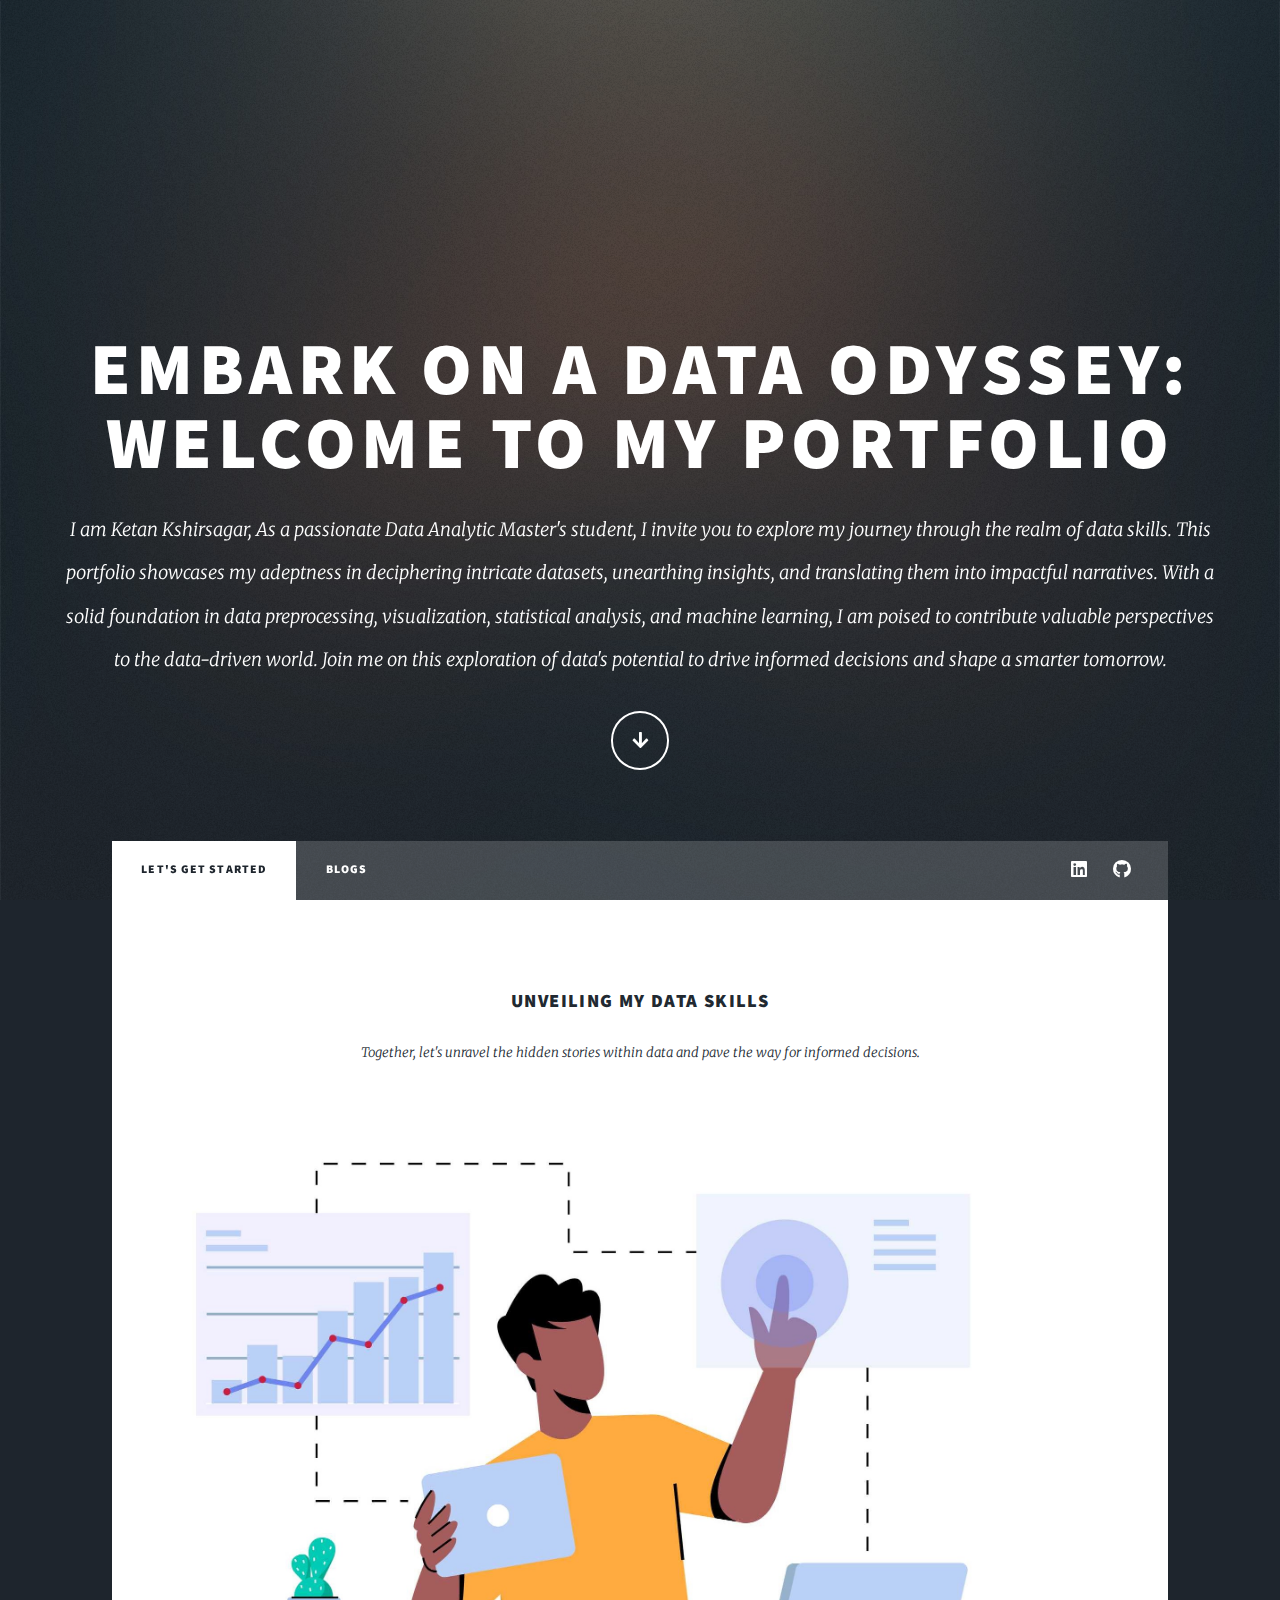
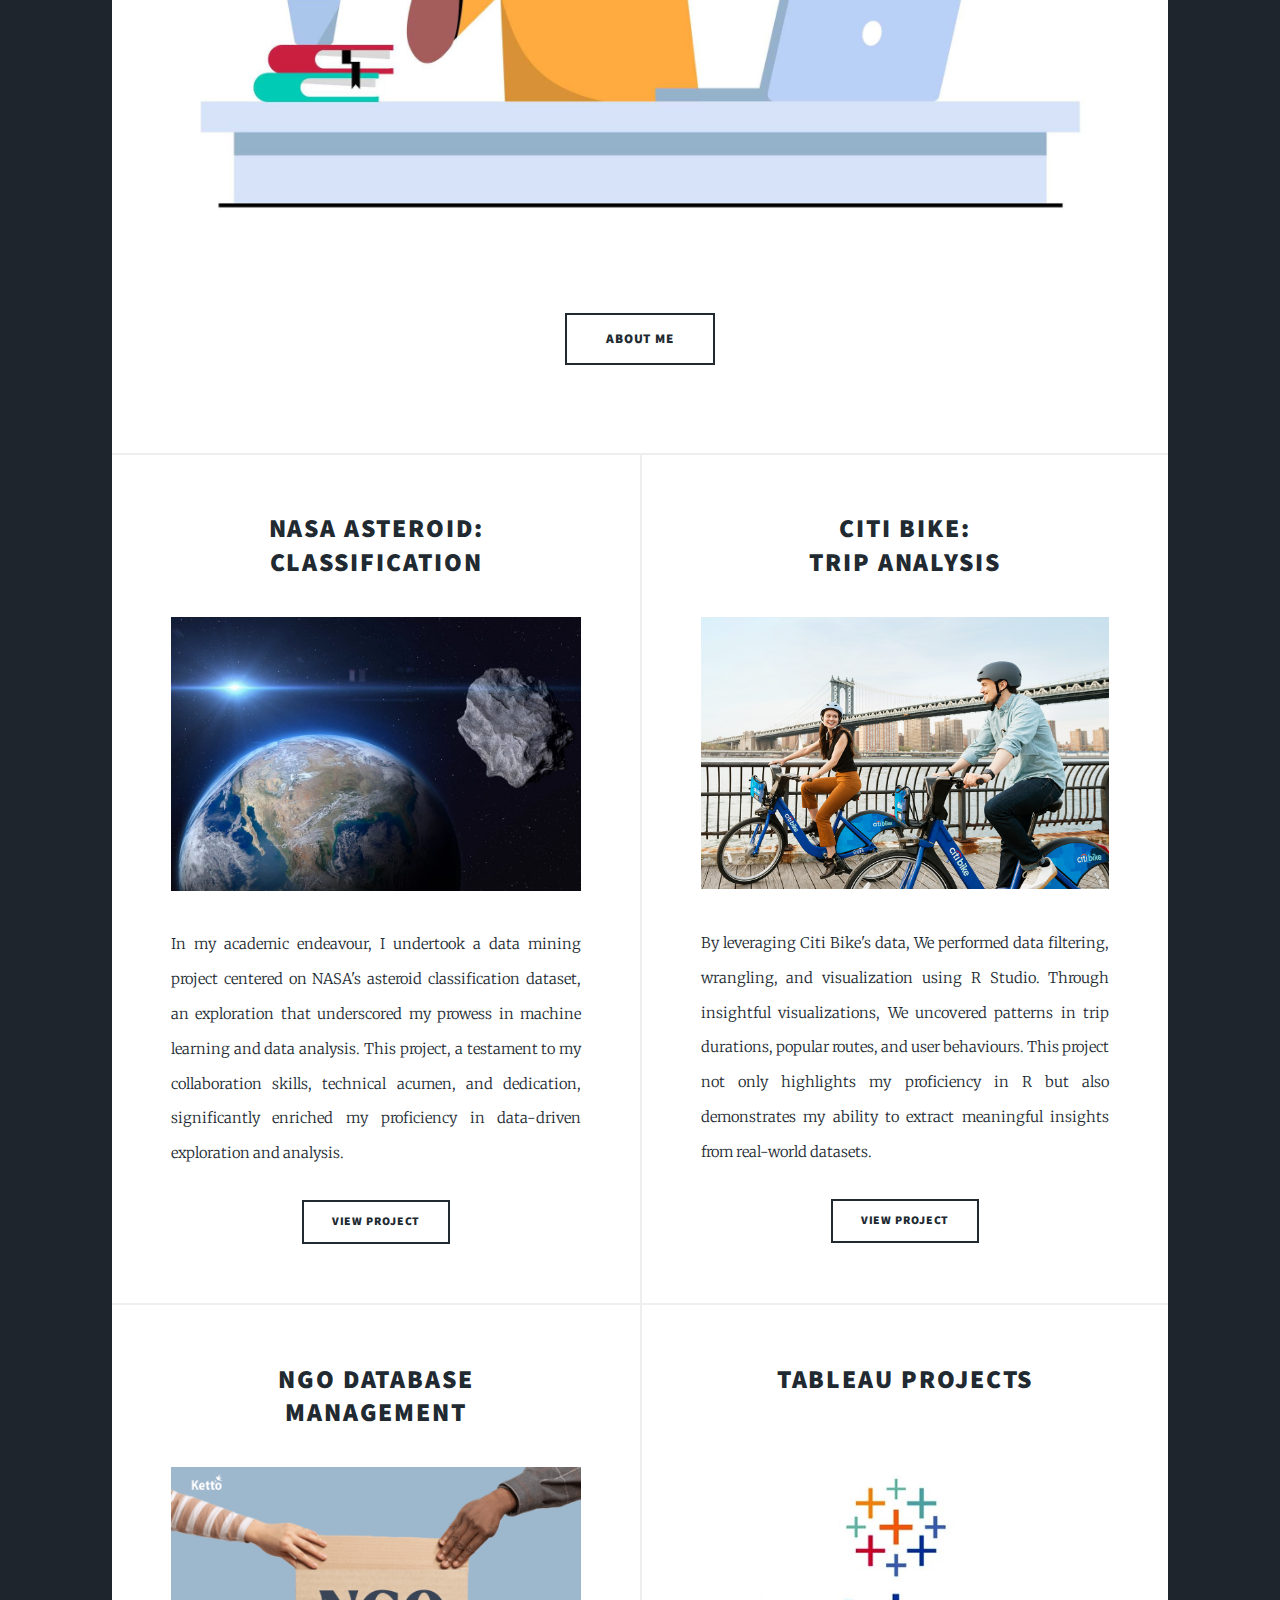
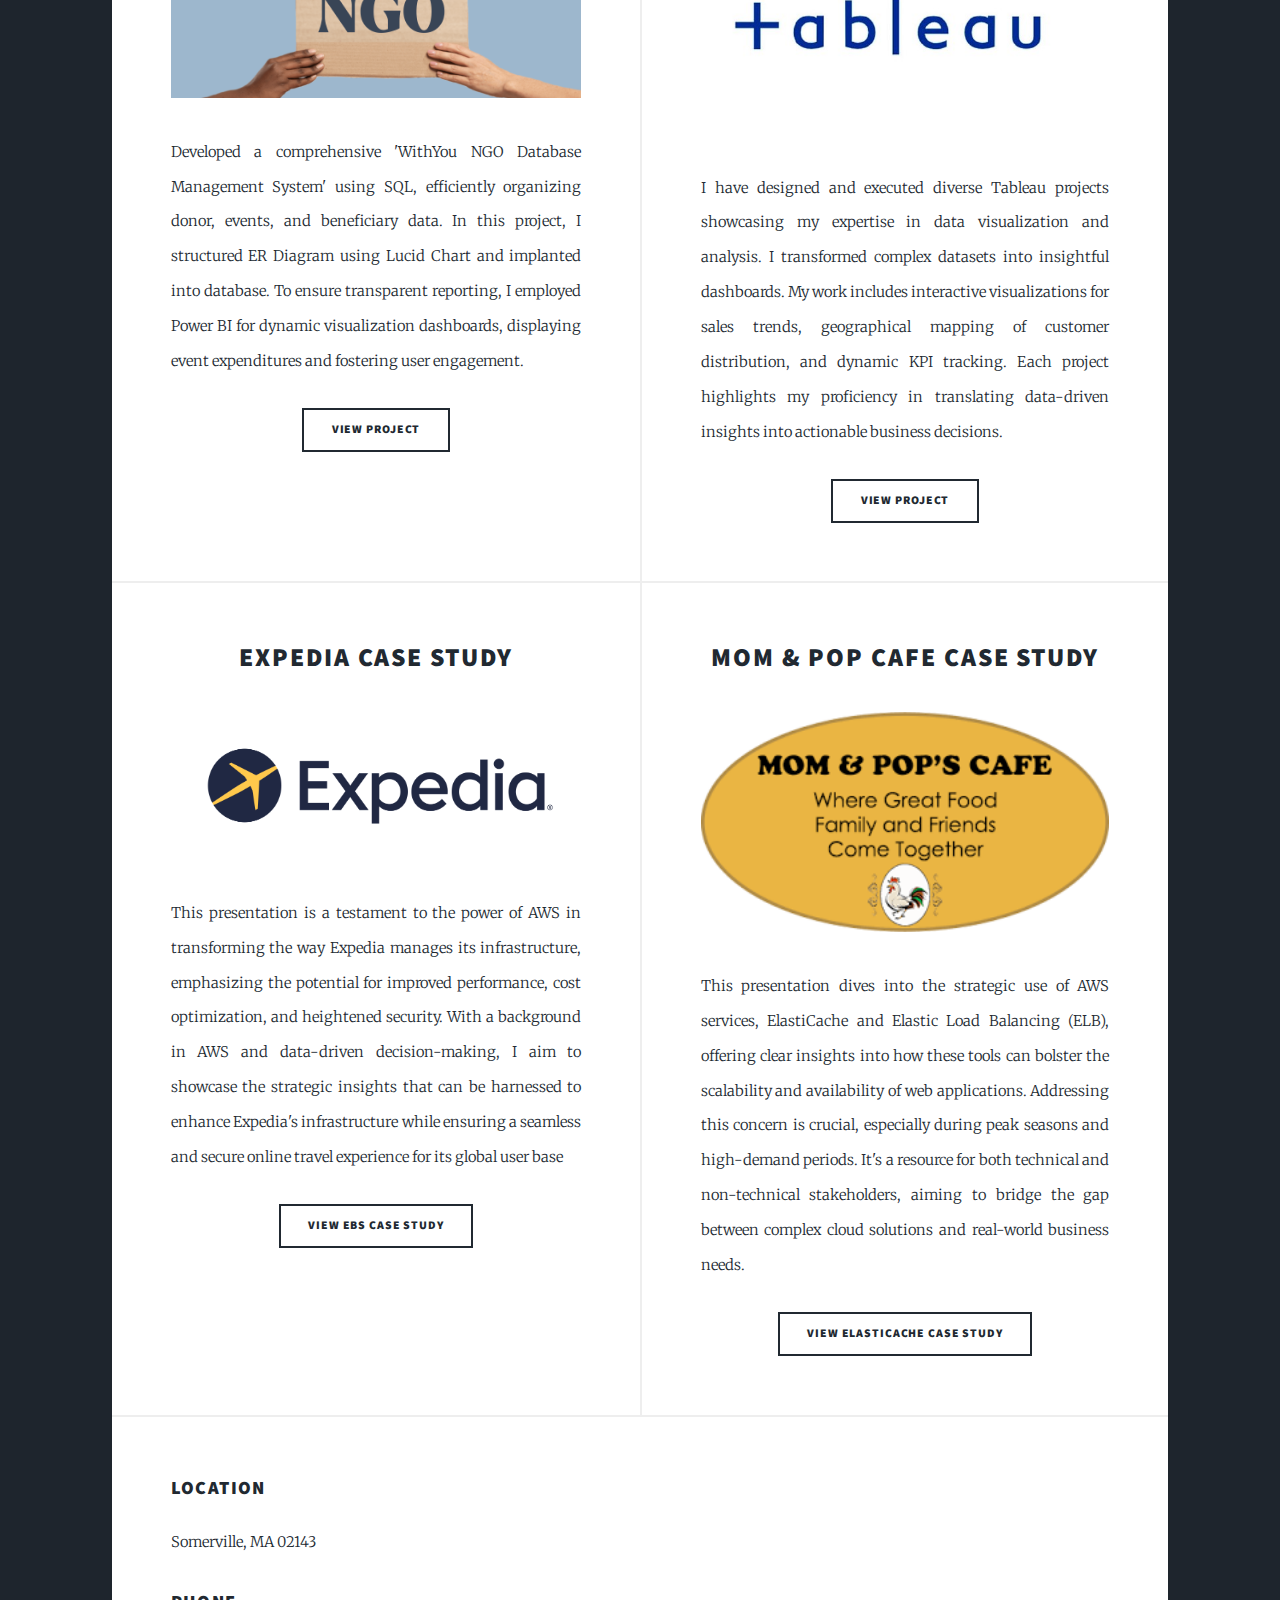
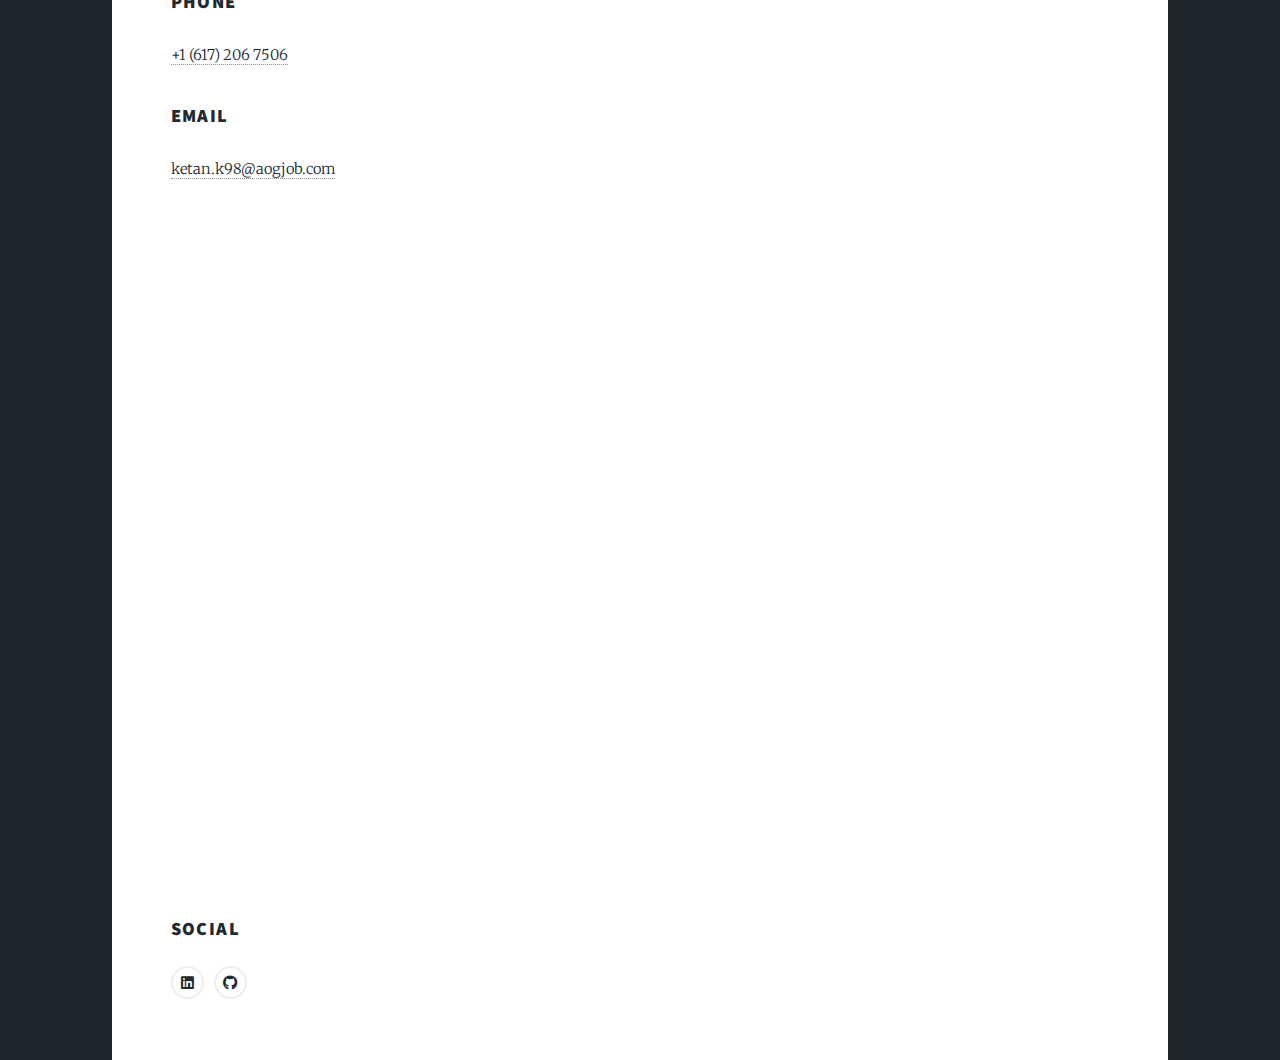
<file: index.html>
<!DOCTYPE HTML>
<!--
	Massively by HTML5 UP
	html5up.net | @ajlkn
	Free for personal and commercial use under the CCA 3.0 license (html5up.net/license)
-->
<html>
	<head>
		<title>Ketan Kshirsagar Portfolio</title>
		<meta charset="utf-8" />
		<meta name="viewport" content="width=device-width, initial-scale=1, user-scalable=no" />
		<link rel="stylesheet" href="assets/css/main.css" />
		<noscript><link rel="stylesheet" href="assets/css/noscript.css" /></noscript>
	</head>
	<body class="is-preload">

		<!-- Wrapper -->
			<div id="wrapper" class="fade-in">

				<!-- Intro -->
					<div id="intro">
						<h1>Embark on a Data Odyssey:<br />
						Welcome to my Portfolio</h1>
						<p>I am Ketan Kshirsagar, As a passionate Data Analytic Master's student, I invite you to explore my journey through the realm of data skills. This portfolio showcases my adeptness in deciphering intricate datasets, unearthing insights, and translating them into impactful narratives. With a solid foundation in data preprocessing, visualization, statistical analysis, and machine learning, I am poised to contribute valuable perspectives to the data-driven world. Join me on this exploration of data's potential to drive informed decisions and shape a smarter tomorrow.</p>
						<ul class="actions">
							<li><a href="#header" class="button icon solid solo fa-arrow-down scrolly">Continue</a></li>
						</ul>
					</div>

				<!-- Header -->
					<header id="header">
						<a class="logo">Insightfolio</a>
					</header>

				<!-- Nav -->
					<nav id="nav">
						<ul class="links">
							<li class="active"><a>Let's get started</a></li>
							<li><a href="generic.html">Blogs</a></li>
							
						</ul>
						<ul class="icons">
							<li><a href="https://www.linkedin.com/in/ketan-ksagar/" class="icon brands alt fa-linkedin"><span class="label">LinkedIn</span></a></li>
							<li><a href="https://github.com/ketanksagar" class="icon brands alt fa-github"><span class="label">GitHub</span></a></li>
						</ul>
					</nav>

				<!-- Main -->
					<div id="main">

						<!-- Featured Post -->
							<article class="post featured">
								<header class="major">
									
									<h3><a>Unveiling my Data Skills<br />
									</a></h3>
									<p>Together, let's unravel the hidden stories within data and pave the way for informed decisions.</p>
								</header>
								<a href="https://ketanksagar.github.io/Aboutme/" class="image main"><img src="images/mmypic.jpg" alt="" /></a>
								<ul class="actions special">
									<li><a href="https://ketanksagar.github.io/Aboutme/" class="button large">About me</a></li>
								</ul>
							</article>

						<!-- Posts -->
							<section class="posts">
								<article>
									<header>
										
										<h2><a href="https://github.com/ketanksagar/NASA_Asteroid_Data_Mining">NASA Asteroid:<br />
										Classification</a></h2>
									</header>
									<a href="https://github.com/ketanksagar/NASA_Asteroid_Data_Mining" class="image fit"><img src="images/asteroid.jpg" alt="" /></a>
									<p>In my academic endeavour, I undertook a data mining project centered on NASA's asteroid classification dataset, an exploration that underscored my prowess in machine learning and data analysis. This project, a testament to my collaboration skills, technical acumen, and dedication, significantly enriched my proficiency in data-driven exploration and analysis.</p>
									<ul class="actions special">
										<li><a href="https://github.com/ketanksagar/NASA_Asteroid_Data_Mining" class="button">View Project</a></li>
									</ul>
								</article>
								<article>
									<header>
										
										<h2><a href="https://github.com/ketanksagar/Citi_bikes_Analysis">Citi Bike:<br />
										Trip Analysis</a></h2>
									</header>
									<a href="https://github.com/ketanksagar/Citi_bikes_Analysis" class="image fit"><img src="images/citibike.png" alt="" /></a>
									<p>By leveraging Citi Bike's data, We performed data filtering, wrangling, and visualization using R Studio. Through insightful visualizations, We uncovered patterns in trip durations, popular routes, and user behaviours. This project not only highlights my proficiency in R but also demonstrates my ability to extract meaningful insights from real-world datasets.</p>
									<ul class="actions special">
										<li><a href="https://github.com/ketanksagar/Citi_bikes_Analysis" class="button">View Project</a></li>
									</ul>
								</article>
								<article>
									<header>
										
										<h2><a href="https://github.com/ketanksagar/dmddproject">NGO Database<br />
										Management</a></h2>
									</header>
									<a href="https://github.com/ketanksagar/dmddproject" class="image fit"><img src="images/nngo.png" alt="" /></a>
									<p>Developed a comprehensive 'WithYou NGO Database Management System' using SQL, efficiently organizing donor, events, and beneficiary data. In this project, I structured ER Diagram using Lucid Chart and implanted into database. To ensure transparent reporting, I employed Power BI for dynamic visualization dashboards, displaying event expenditures and fostering user engagement.</p>
									<ul class="actions special">
										<li><a href="https://github.com/ketanksagar/dmddproject" class="button">View Project</a></li>
									</ul>
								</article>
								<article>
									<header>
										
										<h2><a href="https://public.tableau.com/app/profile/ketan.narayan.kshirsagar">Tableau Projects<br />
										</a></h2>
									</header>
									<a href="https://public.tableau.com/app/profile/ketan.narayan.kshirsagar" class="image fit"><img src="images/ttableau.jpg" alt="" /></a>
									<p>I have designed and executed diverse Tableau projects showcasing my expertise in data visualization and analysis. I transformed complex datasets into insightful dashboards. My work includes interactive visualizations for sales trends, geographical mapping of customer distribution, and dynamic KPI tracking. Each project highlights my proficiency in translating data-driven insights into actionable business decisions.</p>
									<ul class="actions special">
										<li><a href="https://public.tableau.com/app/profile/ketan.narayan.kshirsagar" class="button">View Project</a></li>
									</ul>
								</article>
								<article>
									<header>
										
										<h2><a href="https://github.com/ketanksagar/AWS_EBS_Suggest_usecase">Expedia Case study<br />
										</a></h2>
									</header>
									<a href="https://github.com/ketanksagar/AWS_EBS_Suggest_usecase" class="image fit"><img src="images\expedia.png" alt="" /></a>
									<p>This presentation is a testament to the power of AWS in transforming the way Expedia manages its infrastructure, emphasizing the potential for improved performance, cost optimization, and heightened security. With a background in AWS and data-driven decision-making, I aim to showcase the strategic insights that can be harnessed to enhance Expedia's infrastructure while ensuring a seamless and secure online travel experience for its global user base</p>
									<ul class="actions special">
										<li><a href="https://github.com/ketanksagar/AWS_EBS_Suggest_usecase" class="button">View EBS Case study</a></li>
										
									</ul>
								</article>
								<article>
									<header>
										
										<h2><a href="https://github.com/ketanksagar/AWS_ElastiCache_ELB_usecase">Mom & Pop Cafe Case study<br />
										</a></h2>
									</header>
									<a href="https://github.com/ketanksagar/AWS_ElastiCache_ELB_usecase" class="image fit"><img src="images\mom and cafe.png" alt="" /></a>
									<p>This presentation dives into the strategic use of AWS services, ElastiCache and Elastic Load Balancing (ELB), offering clear insights into how these tools can bolster the scalability and availability of web applications. Addressing this concern is crucial, especially during peak seasons and high-demand periods. It's a resource for both technical and non-technical stakeholders, aiming to bridge the gap between complex cloud solutions and real-world business needs.</p>
									<ul class="actions special">
										<li><a href="https://github.com/ketanksagar/AWS_ElastiCache_ELB_usecase" class="button">View ElastiCache Case study</a></li>
									</ul>
								</article>
								
							</section>


				<!-- Footer -->
					
						<section class="split contact">
							<section class="alt">
								<h3>Location</h3>
								<p>Somerville, MA 02143</p>
							</section>
							<section>
								<h3>Phone</h3>
								<p><a href="tel:+16172067506">+1 (617) 206 7506</a></p>
							</section>
							<section>
								<h3>Email</h3>
								<p><a href="mailto: kshirsagar.k@northeastern.edu">ketan.k98@aogjob.com</a></p>
							</section>
							<!-- Calendly inline widget begin -->
<div class="calendly-inline-widget" data-url="https://calendly.com/kshirsagar-k-northeastern/availability" style="min-width:320px;height:700px;"></div>
<script type="text/javascript" src="https://assets.calendly.com/assets/external/widget.js" async></script>
<!-- Calendly inline widget end -->
							<section>
								<h3>Social</h3>
								<ul class="icons alt">
									
									<li><a href="https://www.linkedin.com/in/ketan-ksagar/" class="icon brands alt fa-linkedin"><span class="label">LinkedIn</span></a></li>
									<li><a href="https://github.com/ketanksagar" class="icon brands alt fa-github"><span class="label">GitHub</span></a></li>
								</ul>
							</section>
						</section>
					</footer>

				

			</div>

		<!-- Scripts -->
			<script src="assets/js/jquery.min.js"></script>
			<script src="assets/js/jquery.scrollex.min.js"></script>
			<script src="assets/js/jquery.scrolly.min.js"></script>
			<script src="assets/js/browser.min.js"></script>
			<script src="assets/js/breakpoints.min.js"></script>
			<script src="assets/js/util.js"></script>
			<script src="assets/js/main.js"></script>

	</body>
</html>
</file>
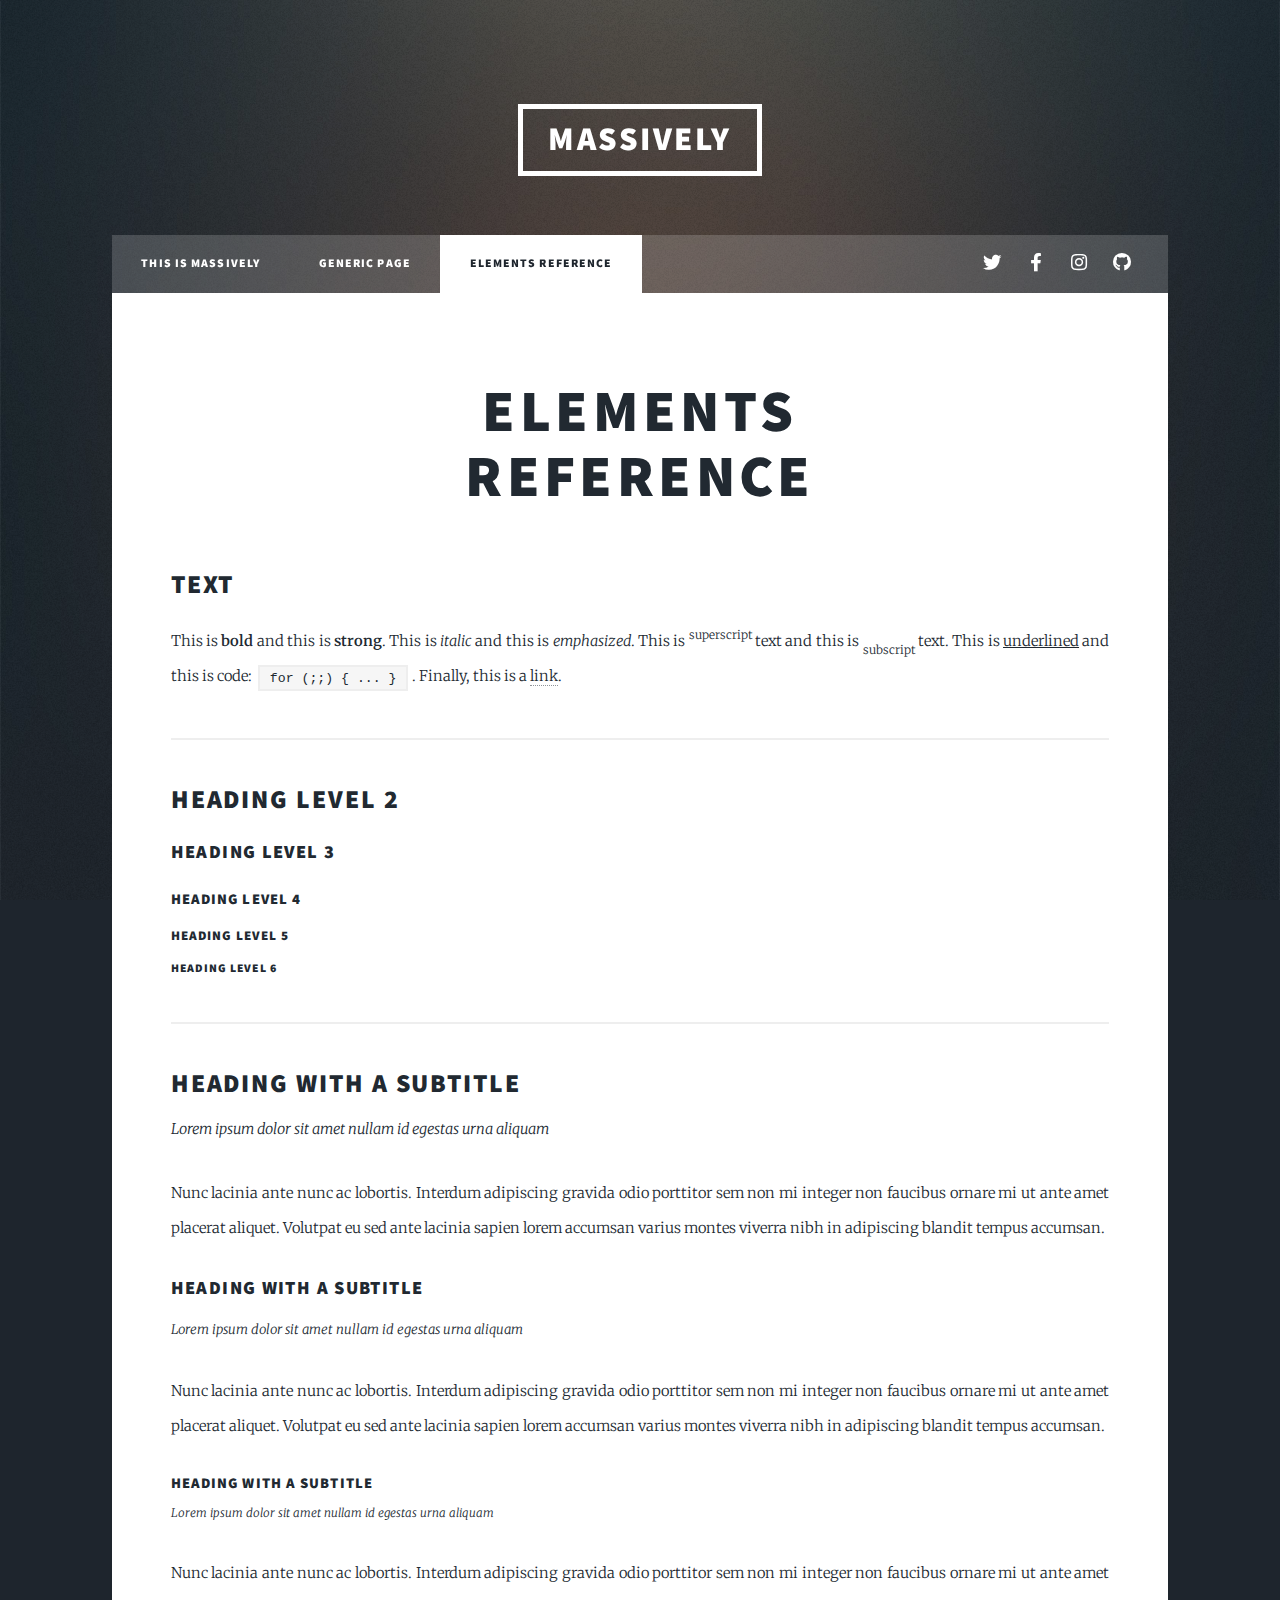
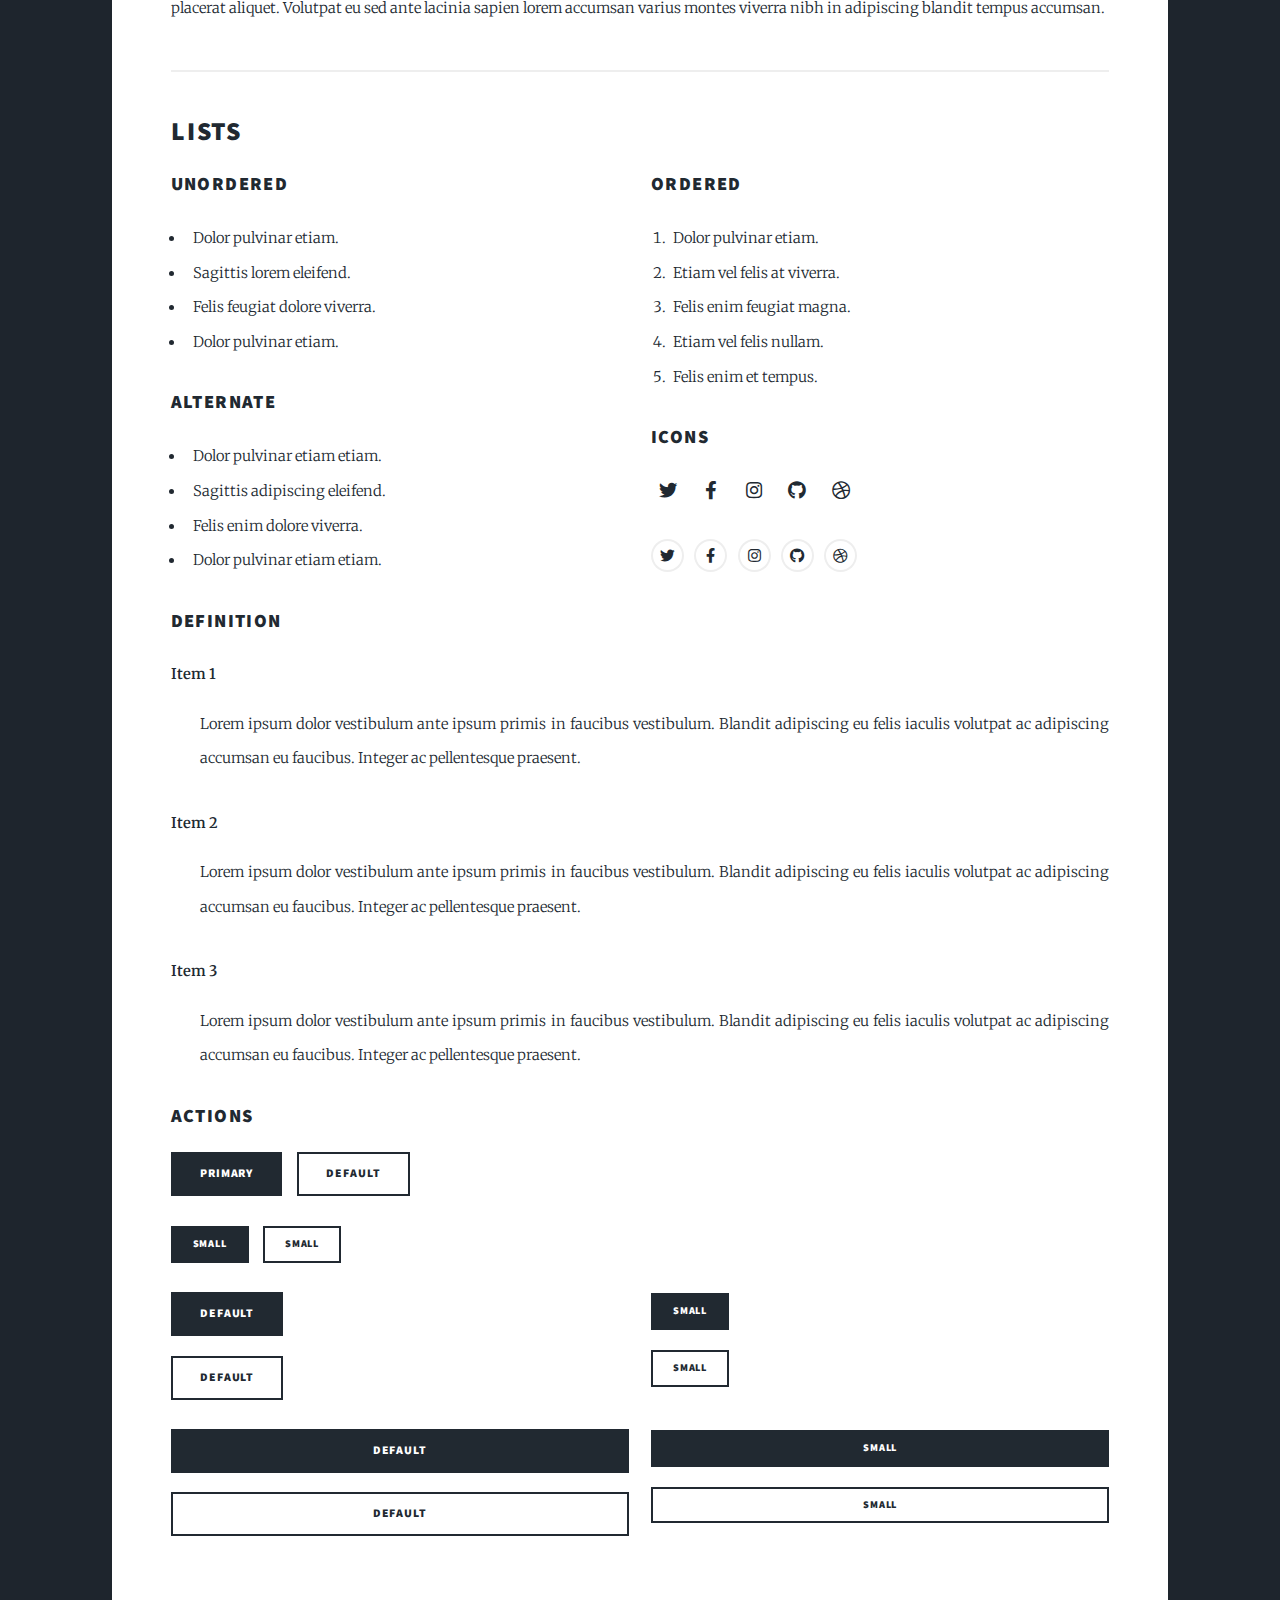
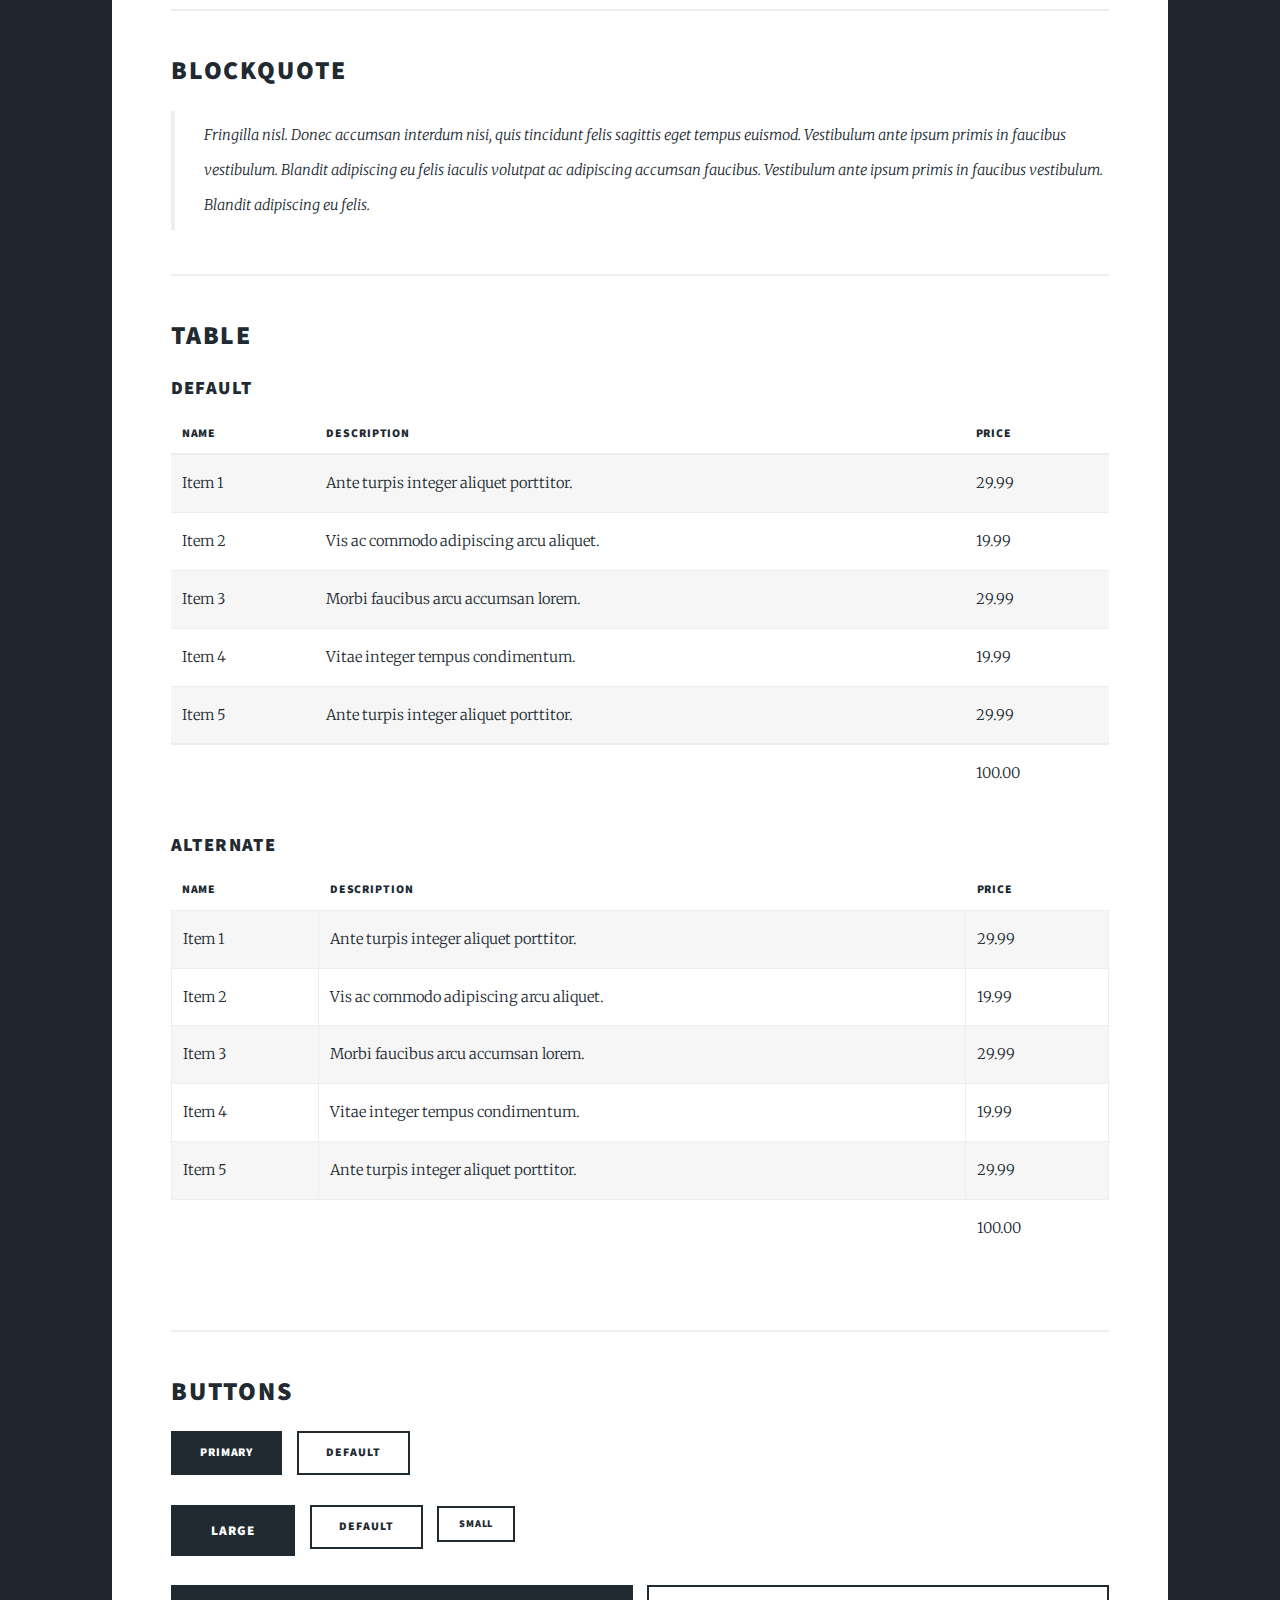
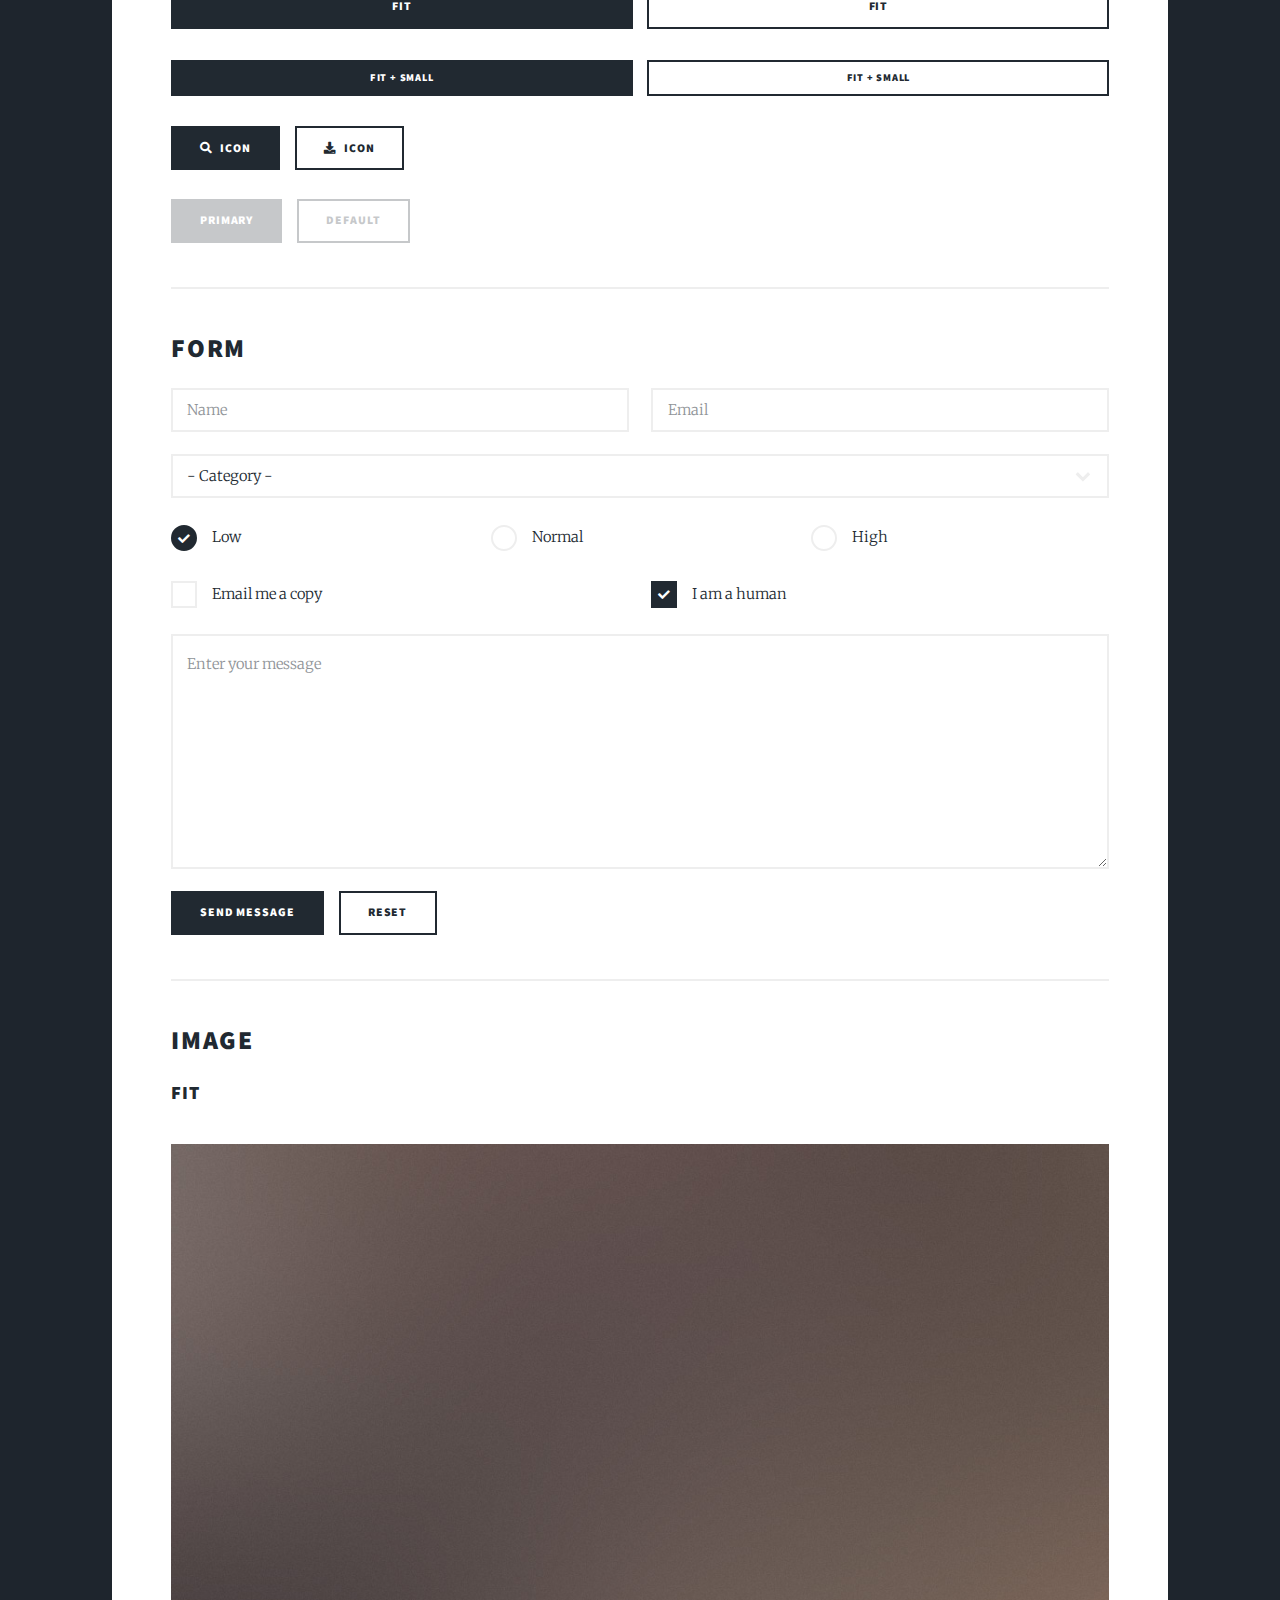
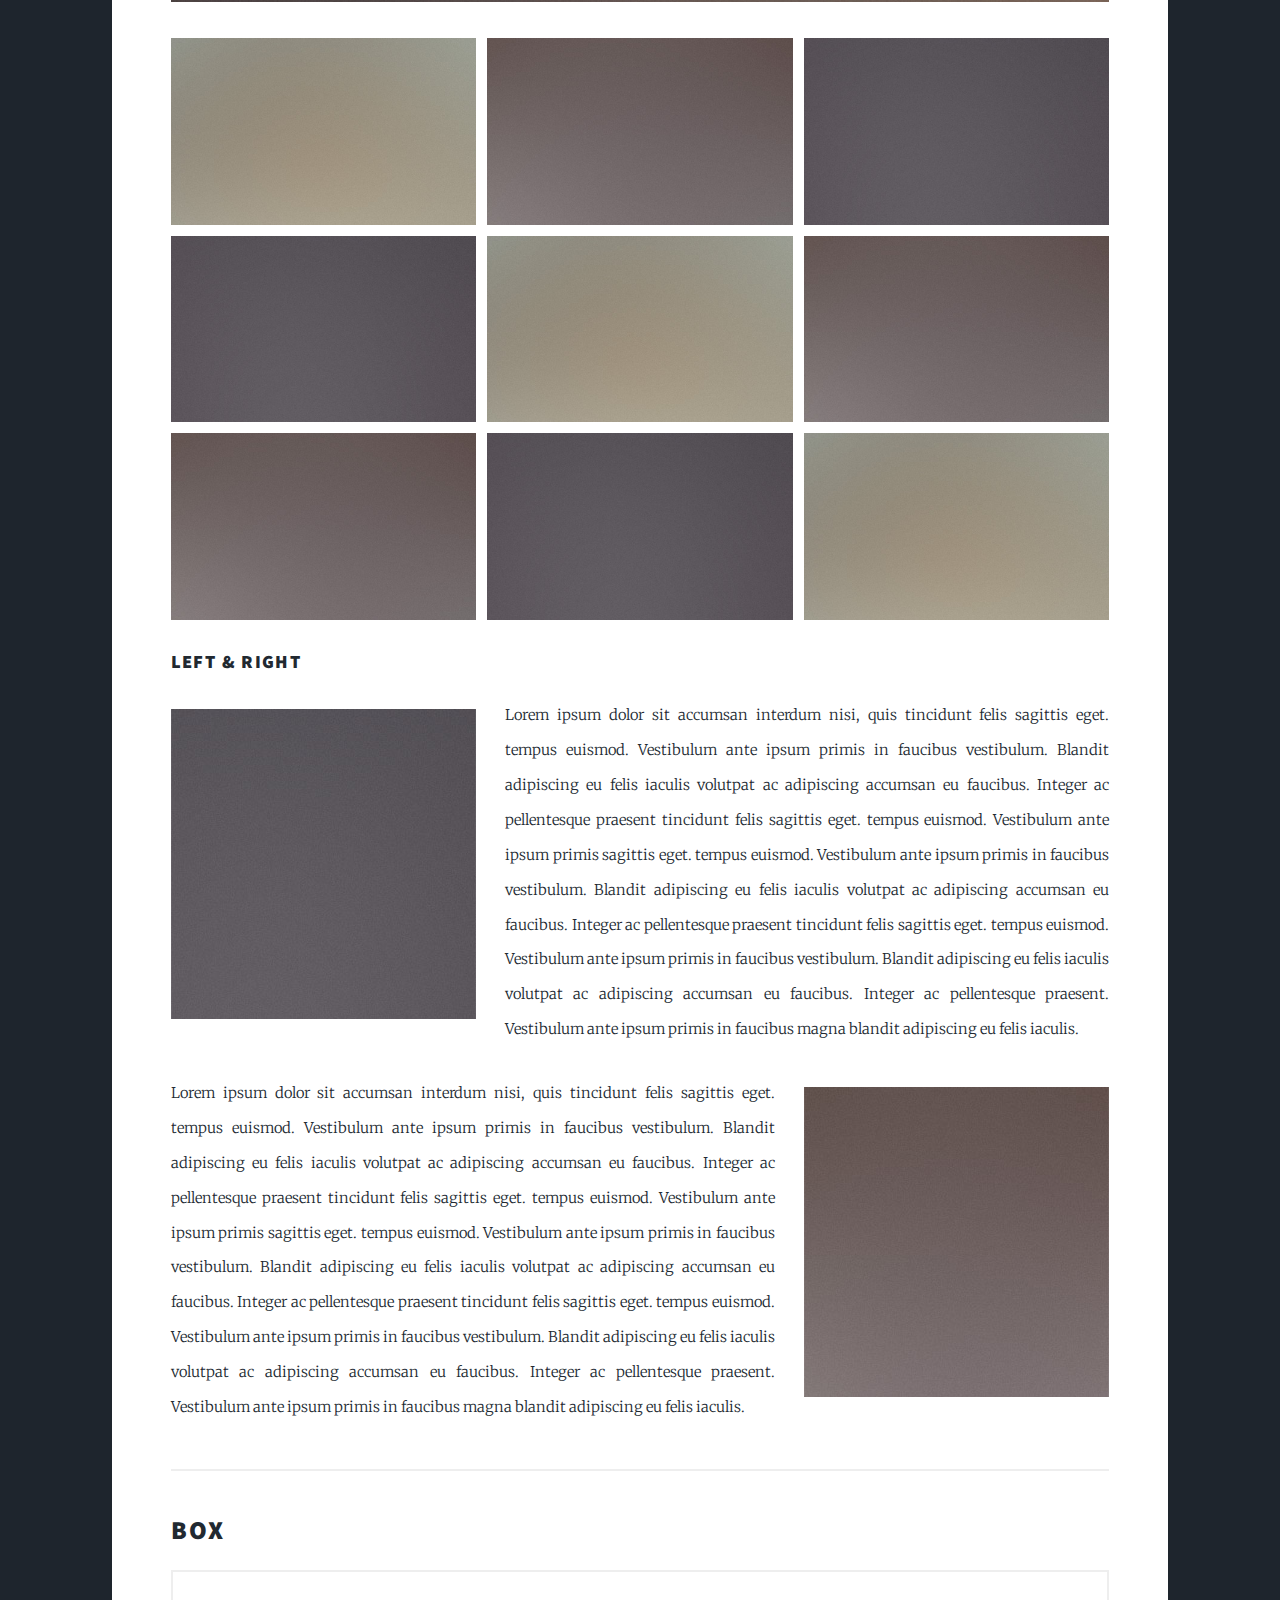
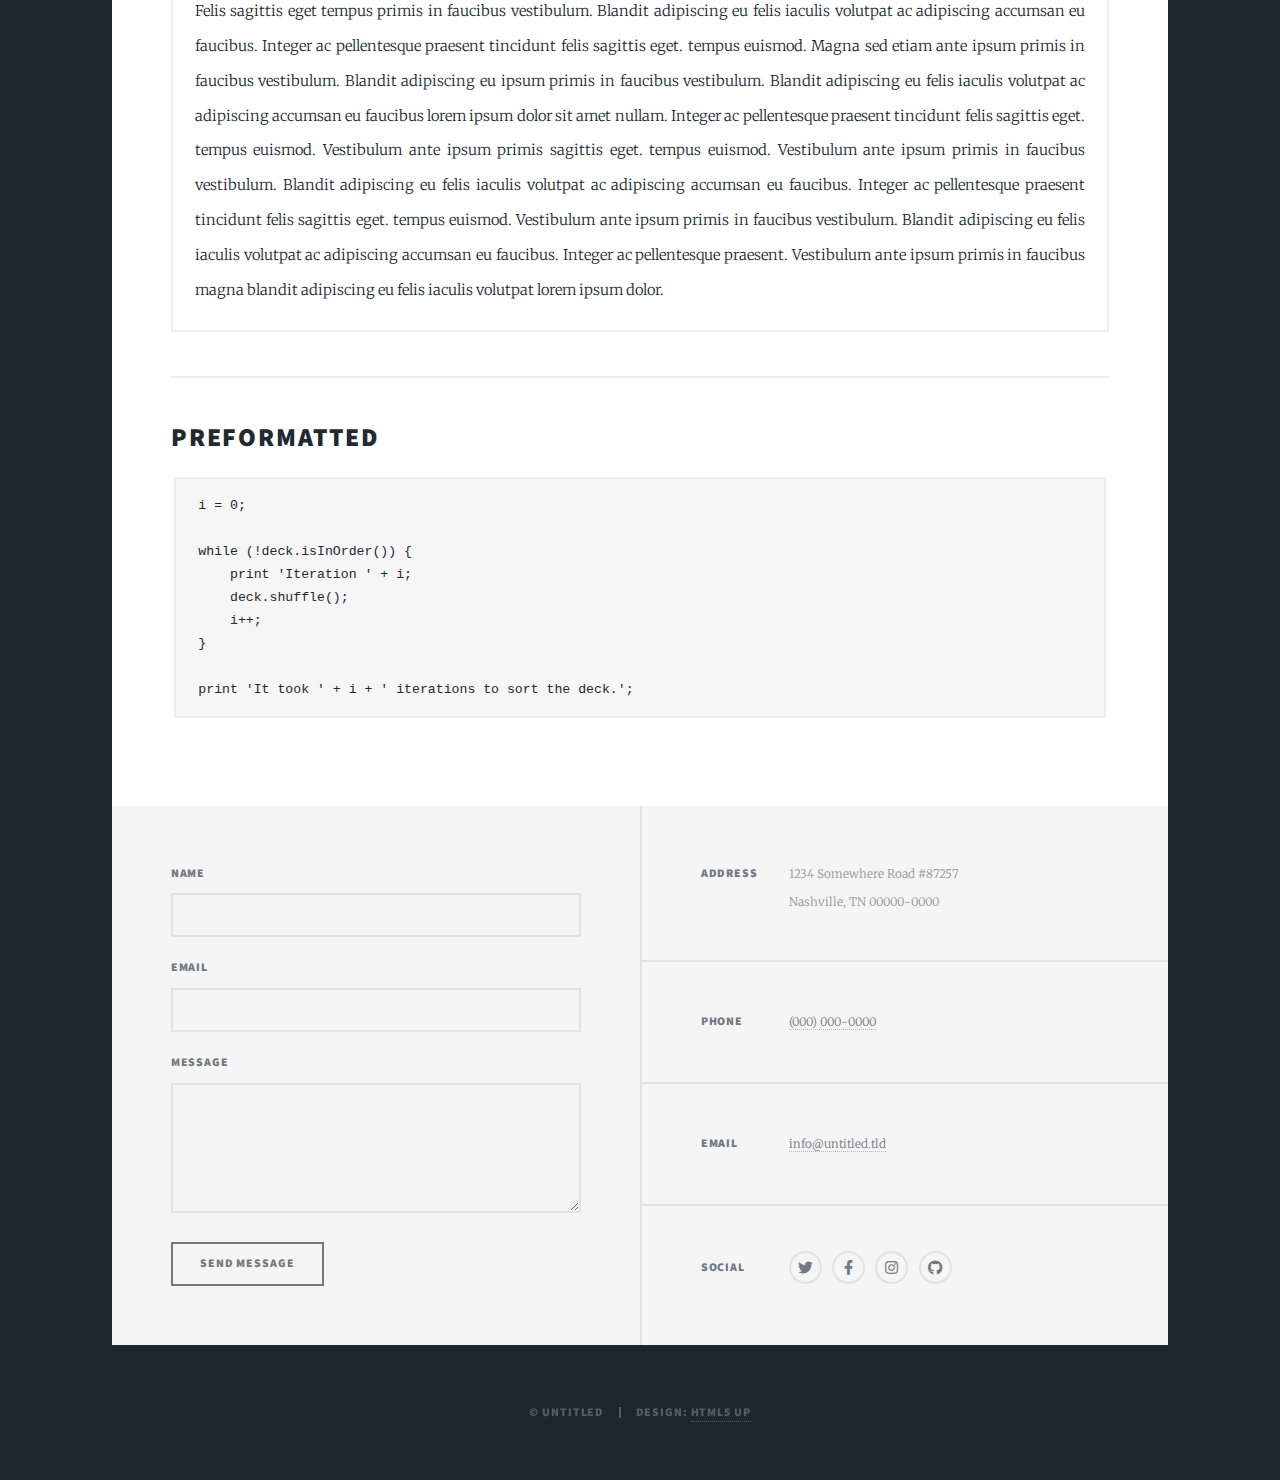
<file: elements.html>
<!DOCTYPE HTML>
<!--
	Massively by HTML5 UP
	html5up.net | @ajlkn
	Free for personal and commercial use under the CCA 3.0 license (html5up.net/license)
-->
<html>
	<head>
		<title>Elements Reference - Massively by HTML5 UP</title>
		<meta charset="utf-8" />
		<meta name="viewport" content="width=device-width, initial-scale=1, user-scalable=no" />
		<link rel="stylesheet" href="assets/css/main.css" />
		<noscript><link rel="stylesheet" href="assets/css/noscript.css" /></noscript>
	</head>
	<body class="is-preload">

		<!-- Wrapper -->
			<div id="wrapper">

				<!-- Header -->
					<header id="header">
						<a href="index.html" class="logo">Massively</a>
					</header>

				<!-- Nav -->
					<nav id="nav">
						<ul class="links">
							<li><a href="index.html">This is Massively</a></li>
							<li><a href="generic.html">Generic Page</a></li>
							<li class="active"><a href="elements.html">Elements Reference</a></li>
						</ul>
						<ul class="icons">
							<li><a href="#" class="icon brands fa-twitter"><span class="label">Twitter</span></a></li>
							<li><a href="#" class="icon brands fa-facebook-f"><span class="label">Facebook</span></a></li>
							<li><a href="#" class="icon brands fa-instagram"><span class="label">Instagram</span></a></li>
							<li><a href="#" class="icon brands fa-github"><span class="label">GitHub</span></a></li>
						</ul>
					</nav>

				<!-- Main -->
					<div id="main">

						<!-- Post -->
							<section class="post">
								<header class="major">
									<h1>Elements<br />
									Reference</h1>
								</header>

								<!-- Text stuff -->
									<h2>Text</h2>
									<p>This is <b>bold</b> and this is <strong>strong</strong>. This is <i>italic</i> and this is <em>emphasized</em>.
									This is <sup>superscript</sup> text and this is <sub>subscript</sub> text.
									This is <u>underlined</u> and this is code: <code>for (;;) { ... }</code>.
									Finally, this is a <a href="#">link</a>.</p>
									<hr />
									<h2>Heading Level 2</h2>
									<h3>Heading Level 3</h3>
									<h4>Heading Level 4</h4>
									<h5>Heading Level 5</h5>
									<h6>Heading Level 6</h6>
									<hr />
									<header>
										<h2>Heading with a Subtitle</h2>
										<p>Lorem ipsum dolor sit amet nullam id egestas urna aliquam</p>
									</header>
									<p>Nunc lacinia ante nunc ac lobortis. Interdum adipiscing gravida odio porttitor sem non mi integer non faucibus ornare mi ut ante amet placerat aliquet. Volutpat eu sed ante lacinia sapien lorem accumsan varius montes viverra nibh in adipiscing blandit tempus accumsan.</p>
									<header>
										<h3>Heading with a Subtitle</h3>
										<p>Lorem ipsum dolor sit amet nullam id egestas urna aliquam</p>
									</header>
									<p>Nunc lacinia ante nunc ac lobortis. Interdum adipiscing gravida odio porttitor sem non mi integer non faucibus ornare mi ut ante amet placerat aliquet. Volutpat eu sed ante lacinia sapien lorem accumsan varius montes viverra nibh in adipiscing blandit tempus accumsan.</p>
									<header>
										<h4>Heading with a Subtitle</h4>
										<p>Lorem ipsum dolor sit amet nullam id egestas urna aliquam</p>
									</header>
									<p>Nunc lacinia ante nunc ac lobortis. Interdum adipiscing gravida odio porttitor sem non mi integer non faucibus ornare mi ut ante amet placerat aliquet. Volutpat eu sed ante lacinia sapien lorem accumsan varius montes viverra nibh in adipiscing blandit tempus accumsan.</p>

									<hr />

								<!-- Lists -->
									<h2>Lists</h2>
									<div class="row">
										<div class="col-6 col-12-small">

											<h3>Unordered</h3>
											<ul>
												<li>Dolor pulvinar etiam.</li>
												<li>Sagittis lorem eleifend.</li>
												<li>Felis feugiat dolore viverra.</li>
												<li>Dolor pulvinar etiam.</li>
											</ul>

											<h3>Alternate</h3>
											<ul class="alt">
												<li>Dolor pulvinar etiam etiam.</li>
												<li>Sagittis adipiscing eleifend.</li>
												<li>Felis enim dolore viverra.</li>
												<li>Dolor pulvinar etiam etiam.</li>
											</ul>

										</div>
										<div class="col-6 col-12-small">

											<h3>Ordered</h3>
											<ol>
												<li>Dolor pulvinar etiam.</li>
												<li>Etiam vel felis at viverra.</li>
												<li>Felis enim feugiat magna.</li>
												<li>Etiam vel felis nullam.</li>
												<li>Felis enim et tempus.</li>
											</ol>

											<h3>Icons</h3>
											<ul class="icons">
												<li><a href="#" class="icon brands fa-twitter"><span class="label">Twitter</span></a></li>
												<li><a href="#" class="icon brands fa-facebook-f"><span class="label">Facebook</span></a></li>
												<li><a href="#" class="icon brands fa-instagram"><span class="label">Instagram</span></a></li>
												<li><a href="#" class="icon brands fa-github"><span class="label">Github</span></a></li>
												<li><a href="#" class="icon brands fa-dribbble"><span class="label">Dribbble</span></a></li>
											</ul>
											<ul class="icons alt">
												<li><a href="#" class="icon brands alt fa-twitter"><span class="label">Twitter</span></a></li>
												<li><a href="#" class="icon brands alt fa-facebook-f"><span class="label">Facebook</span></a></li>
												<li><a href="#" class="icon brands alt fa-instagram"><span class="label">Instagram</span></a></li>
												<li><a href="#" class="icon brands alt fa-github"><span class="label">Github</span></a></li>
												<li><a href="#" class="icon brands alt fa-dribbble"><span class="label">Dribbble</span></a></li>
											</ul>

										</div>
									</div>
									<h3>Definition</h3>
									<dl>
										<dt>Item 1</dt>
										<dd>
											<p>Lorem ipsum dolor vestibulum ante ipsum primis in faucibus vestibulum. Blandit adipiscing eu felis iaculis volutpat ac adipiscing accumsan eu faucibus. Integer ac pellentesque praesent.</p>
										</dd>
										<dt>Item 2</dt>
										<dd>
											<p>Lorem ipsum dolor vestibulum ante ipsum primis in faucibus vestibulum. Blandit adipiscing eu felis iaculis volutpat ac adipiscing accumsan eu faucibus. Integer ac pellentesque praesent.</p>
										</dd>
										<dt>Item 3</dt>
										<dd>
											<p>Lorem ipsum dolor vestibulum ante ipsum primis in faucibus vestibulum. Blandit adipiscing eu felis iaculis volutpat ac adipiscing accumsan eu faucibus. Integer ac pellentesque praesent.</p>
										</dd>
									</dl>

									<h3>Actions</h3>
									<ul class="actions">
										<li><a href="#" class="button primary">Primary</a></li>
										<li><a href="#" class="button">Default</a></li>
									</ul>
									<ul class="actions small">
										<li><a href="#" class="button primary small">Small</a></li>
										<li><a href="#" class="button small">Small</a></li>
									</ul>
									<div class="row">
										<div class="col-6 col-12-small">
											<ul class="actions stacked">
												<li><a href="#" class="button primary">Default</a></li>
												<li><a href="#" class="button">Default</a></li>
											</ul>
										</div>
										<div class="col-6 col-12-small">
											<ul class="actions stacked">
												<li><a href="#" class="button primary small">Small</a></li>
												<li><a href="#" class="button small">Small</a></li>
											</ul>
										</div>
									</div>
									<div class="row">
										<div class="col-6 col-12-small">
											<ul class="actions stacked">
												<li><a href="#" class="button primary fit">Default</a></li>
												<li><a href="#" class="button fit">Default</a></li>
											</ul>
										</div>
										<div class="col-6 col-12-small">
											<ul class="actions stacked">
												<li><a href="#" class="button primary small fit">Small</a></li>
												<li><a href="#" class="button small fit">Small</a></li>
											</ul>
										</div>
									</div>

									<hr />

								<!-- Blockquote -->
									<h2>Blockquote</h2>
									<blockquote>Fringilla nisl. Donec accumsan interdum nisi, quis tincidunt felis sagittis eget tempus euismod. Vestibulum ante ipsum primis in faucibus vestibulum. Blandit adipiscing eu felis iaculis volutpat ac adipiscing accumsan faucibus. Vestibulum ante ipsum primis in faucibus vestibulum. Blandit adipiscing eu felis.</blockquote>

									<hr />

								<!-- Table -->
									<h2>Table</h2>

									<h3>Default</h3>
									<div class="table-wrapper">
										<table>
											<thead>
												<tr>
													<th>Name</th>
													<th>Description</th>
													<th>Price</th>
												</tr>
											</thead>
											<tbody>
												<tr>
													<td>Item 1</td>
													<td>Ante turpis integer aliquet porttitor.</td>
													<td>29.99</td>
												</tr>
												<tr>
													<td>Item 2</td>
													<td>Vis ac commodo adipiscing arcu aliquet.</td>
													<td>19.99</td>
												</tr>
												<tr>
													<td>Item 3</td>
													<td> Morbi faucibus arcu accumsan lorem.</td>
													<td>29.99</td>
												</tr>
												<tr>
													<td>Item 4</td>
													<td>Vitae integer tempus condimentum.</td>
													<td>19.99</td>
												</tr>
												<tr>
													<td>Item 5</td>
													<td>Ante turpis integer aliquet porttitor.</td>
													<td>29.99</td>
												</tr>
											</tbody>
											<tfoot>
												<tr>
													<td colspan="2"></td>
													<td>100.00</td>
												</tr>
											</tfoot>
										</table>
									</div>

									<h3>Alternate</h3>
									<div class="table-wrapper">
										<table class="alt">
											<thead>
												<tr>
													<th>Name</th>
													<th>Description</th>
													<th>Price</th>
												</tr>
											</thead>
											<tbody>
												<tr>
													<td>Item 1</td>
													<td>Ante turpis integer aliquet porttitor.</td>
													<td>29.99</td>
												</tr>
												<tr>
													<td>Item 2</td>
													<td>Vis ac commodo adipiscing arcu aliquet.</td>
													<td>19.99</td>
												</tr>
												<tr>
													<td>Item 3</td>
													<td> Morbi faucibus arcu accumsan lorem.</td>
													<td>29.99</td>
												</tr>
												<tr>
													<td>Item 4</td>
													<td>Vitae integer tempus condimentum.</td>
													<td>19.99</td>
												</tr>
												<tr>
													<td>Item 5</td>
													<td>Ante turpis integer aliquet porttitor.</td>
													<td>29.99</td>
												</tr>
											</tbody>
											<tfoot>
												<tr>
													<td colspan="2"></td>
													<td>100.00</td>
												</tr>
											</tfoot>
										</table>
									</div>

									<hr />

								<!-- Buttons -->
									<h2>Buttons</h2>
									<ul class="actions">
										<li><a href="#" class="button primary">Primary</a></li>
										<li><a href="#" class="button">Default</a></li>
									</ul>
									<ul class="actions">
										<li><a href="#" class="button primary large">Large</a></li>
										<li><a href="#" class="button">Default</a></li>
										<li><a href="#" class="button small">Small</a></li>
									</ul>
									<ul class="actions fit">
										<li><a href="#" class="button primary fit">Fit</a></li>
										<li><a href="#" class="button fit">Fit</a></li>
									</ul>
									<ul class="actions fit small">
										<li><a href="#" class="button primary fit small">Fit + Small</a></li>
										<li><a href="#" class="button fit small">Fit + Small</a></li>
									</ul>
									<ul class="actions">
										<li><a href="#" class="button primary icon solid fa-search">Icon</a></li>
										<li><a href="#" class="button icon solid fa-download">Icon</a></li>
									</ul>
									<ul class="actions">
										<li><span class="button primary disabled">Primary</span></li>
										<li><span class="button disabled">Default</span></li>
									</ul>

									<hr />

								<!-- Form -->
									<h2>Form</h2>

									<form method="post" action="#">
										<div class="row gtr-uniform">
											<div class="col-6 col-12-xsmall">
												<input type="text" name="demo-name" id="demo-name" value="" placeholder="Name" />
											</div>
											<div class="col-6 col-12-xsmall">
												<input type="email" name="demo-email" id="demo-email" value="" placeholder="Email" />
											</div>
											<!-- Break -->
											<div class="col-12">
												<select name="demo-category" id="demo-category">
													<option value="">- Category -</option>
													<option value="1">Manufacturing</option>
													<option value="1">Shipping</option>
													<option value="1">Administration</option>
													<option value="1">Human Resources</option>
												</select>
											</div>
											<!-- Break -->
											<div class="col-4 col-12-small">
												<input type="radio" id="demo-priority-low" name="demo-priority" checked>
												<label for="demo-priority-low">Low</label>
											</div>
											<div class="col-4 col-12-small">
												<input type="radio" id="demo-priority-normal" name="demo-priority">
												<label for="demo-priority-normal">Normal</label>
											</div>
											<div class="col-4 col-12-small">
												<input type="radio" id="demo-priority-high" name="demo-priority">
												<label for="demo-priority-high">High</label>
											</div>
											<!-- Break -->
											<div class="col-6 col-12-small">
												<input type="checkbox" id="demo-copy" name="demo-copy">
												<label for="demo-copy">Email me a copy</label>
											</div>
											<div class="col-6 col-12-small">
												<input type="checkbox" id="demo-human" name="demo-human" checked>
												<label for="demo-human">I am a human</label>
											</div>
											<!-- Break -->
											<div class="col-12">
												<textarea name="demo-message" id="demo-message" placeholder="Enter your message" rows="6"></textarea>
											</div>
											<!-- Break -->
											<div class="col-12">
												<ul class="actions">
													<li><input type="submit" value="Send Message" class="primary" /></li>
													<li><input type="reset" value="Reset" /></li>
												</ul>
											</div>
										</div>
									</form>

									<hr />

								<!-- Image -->
									<h2>Image</h2>

									<h3>Fit</h3>
									<span class="image fit"><img src="images/pic01.jpg" alt="" /></span>
									<div class="box alt">
										<div class="row gtr-50 gtr-uniform">
											<div class="col-4"><span class="image fit"><img src="images/pic02.jpg" alt="" /></span></div>
											<div class="col-4"><span class="image fit"><img src="images/pic03.jpg" alt="" /></span></div>
											<div class="col-4"><span class="image fit"><img src="images/pic04.jpg" alt="" /></span></div>
											<!-- Break -->
											<div class="col-4"><span class="image fit"><img src="images/pic04.jpg" alt="" /></span></div>
											<div class="col-4"><span class="image fit"><img src="images/pic02.jpg" alt="" /></span></div>
											<div class="col-4"><span class="image fit"><img src="images/pic03.jpg" alt="" /></span></div>
											<!-- Break -->
											<div class="col-4"><span class="image fit"><img src="images/pic03.jpg" alt="" /></span></div>
											<div class="col-4"><span class="image fit"><img src="images/pic04.jpg" alt="" /></span></div>
											<div class="col-4"><span class="image fit"><img src="images/pic02.jpg" alt="" /></span></div>
										</div>
									</div>

									<h3>Left &amp; Right</h3>
									<p><span class="image left"><img src="images/pic08.jpg" alt="" /></span>Lorem ipsum dolor sit accumsan interdum nisi, quis tincidunt felis sagittis eget. tempus euismod. Vestibulum ante ipsum primis in faucibus vestibulum. Blandit adipiscing eu felis iaculis volutpat ac adipiscing accumsan eu faucibus. Integer ac pellentesque praesent tincidunt felis sagittis eget. tempus euismod. Vestibulum ante ipsum primis sagittis eget. tempus euismod. Vestibulum ante ipsum primis in faucibus vestibulum. Blandit adipiscing eu felis iaculis volutpat ac adipiscing accumsan eu faucibus. Integer ac pellentesque praesent tincidunt felis sagittis eget. tempus euismod. Vestibulum ante ipsum primis in faucibus vestibulum. Blandit adipiscing eu felis iaculis volutpat ac adipiscing accumsan eu faucibus. Integer ac pellentesque praesent. Vestibulum ante ipsum primis in faucibus magna blandit adipiscing eu felis iaculis.</p>
									<p><span class="image right"><img src="images/pic09.jpg" alt="" /></span>Lorem ipsum dolor sit accumsan interdum nisi, quis tincidunt felis sagittis eget. tempus euismod. Vestibulum ante ipsum primis in faucibus vestibulum. Blandit adipiscing eu felis iaculis volutpat ac adipiscing accumsan eu faucibus. Integer ac pellentesque praesent tincidunt felis sagittis eget. tempus euismod. Vestibulum ante ipsum primis sagittis eget. tempus euismod. Vestibulum ante ipsum primis in faucibus vestibulum. Blandit adipiscing eu felis iaculis volutpat ac adipiscing accumsan eu faucibus. Integer ac pellentesque praesent tincidunt felis sagittis eget. tempus euismod. Vestibulum ante ipsum primis in faucibus vestibulum. Blandit adipiscing eu felis iaculis volutpat ac adipiscing accumsan eu faucibus. Integer ac pellentesque praesent. Vestibulum ante ipsum primis in faucibus magna blandit adipiscing eu felis iaculis.</p>

									<hr />

								<!-- Box -->
									<h2>Box</h2>
									<div class="box">
										<p>Felis sagittis eget tempus primis in faucibus vestibulum. Blandit adipiscing eu felis iaculis volutpat ac adipiscing accumsan eu faucibus. Integer ac pellentesque praesent tincidunt felis sagittis eget. tempus euismod. Magna sed etiam ante ipsum primis in faucibus vestibulum. Blandit adipiscing eu ipsum primis in faucibus vestibulum. Blandit adipiscing eu felis iaculis volutpat ac adipiscing accumsan eu faucibus lorem ipsum dolor sit amet nullam. Integer ac pellentesque praesent tincidunt felis sagittis eget. tempus euismod. Vestibulum ante ipsum primis sagittis eget. tempus euismod. Vestibulum ante ipsum primis in faucibus vestibulum. Blandit adipiscing eu felis iaculis volutpat ac adipiscing accumsan eu faucibus. Integer ac pellentesque praesent tincidunt felis sagittis eget. tempus euismod. Vestibulum ante ipsum primis in faucibus vestibulum. Blandit adipiscing eu felis iaculis volutpat ac adipiscing accumsan eu faucibus. Integer ac pellentesque praesent. Vestibulum ante ipsum primis in faucibus magna blandit adipiscing eu felis iaculis volutpat lorem ipsum dolor.</p>
									</div>

									<hr />

								<!-- Preformatted Code -->
									<h2>Preformatted</h2>
									<pre><code>i = 0;

while (!deck.isInOrder()) {
    print 'Iteration ' + i;
    deck.shuffle();
    i++;
}

print 'It took ' + i + ' iterations to sort the deck.';
</code></pre>

							</section>

					</div>

				<!-- Footer -->
					<footer id="footer">
						<section>
							<form method="post" action="#">
								<div class="fields">
									<div class="field">
										<label for="name">Name</label>
										<input type="text" name="name" id="name" />
									</div>
									<div class="field">
										<label for="email">Email</label>
										<input type="text" name="email" id="email" />
									</div>
									<div class="field">
										<label for="message">Message</label>
										<textarea name="message" id="message" rows="3"></textarea>
									</div>
								</div>
								<ul class="actions">
									<li><input type="submit" value="Send Message" /></li>
								</ul>
							</form>
						</section>
						<section class="split contact">
							<section class="alt">
								<h3>Address</h3>
								<p>1234 Somewhere Road #87257<br />
								Nashville, TN 00000-0000</p>
							</section>
							<section>
								<h3>Phone</h3>
								<p><a href="#">(000) 000-0000</a></p>
							</section>
							<section>
								<h3>Email</h3>
								<p><a href="#">info@untitled.tld</a></p>
							</section>
							<section>
								<h3>Social</h3>
								<ul class="icons alt">
									<li><a href="#" class="icon brands alt fa-twitter"><span class="label">Twitter</span></a></li>
									<li><a href="#" class="icon brands alt fa-facebook-f"><span class="label">Facebook</span></a></li>
									<li><a href="#" class="icon brands alt fa-instagram"><span class="label">Instagram</span></a></li>
									<li><a href="#" class="icon brands alt fa-github"><span class="label">GitHub</span></a></li>
								</ul>
							</section>
						</section>
					</footer>

				<!-- Copyright -->
					<div id="copyright">
						<ul><li>&copy; Untitled</li><li>Design: <a href="https://html5up.net">HTML5 UP</a></li></ul>
					</div>

			</div>

		<!-- Scripts -->
			<script src="assets/js/jquery.min.js"></script>
			<script src="assets/js/jquery.scrollex.min.js"></script>
			<script src="assets/js/jquery.scrolly.min.js"></script>
			<script src="assets/js/browser.min.js"></script>
			<script src="assets/js/breakpoints.min.js"></script>
			<script src="assets/js/util.js"></script>
			<script src="assets/js/main.js"></script>

	</body>
</html>
</file>
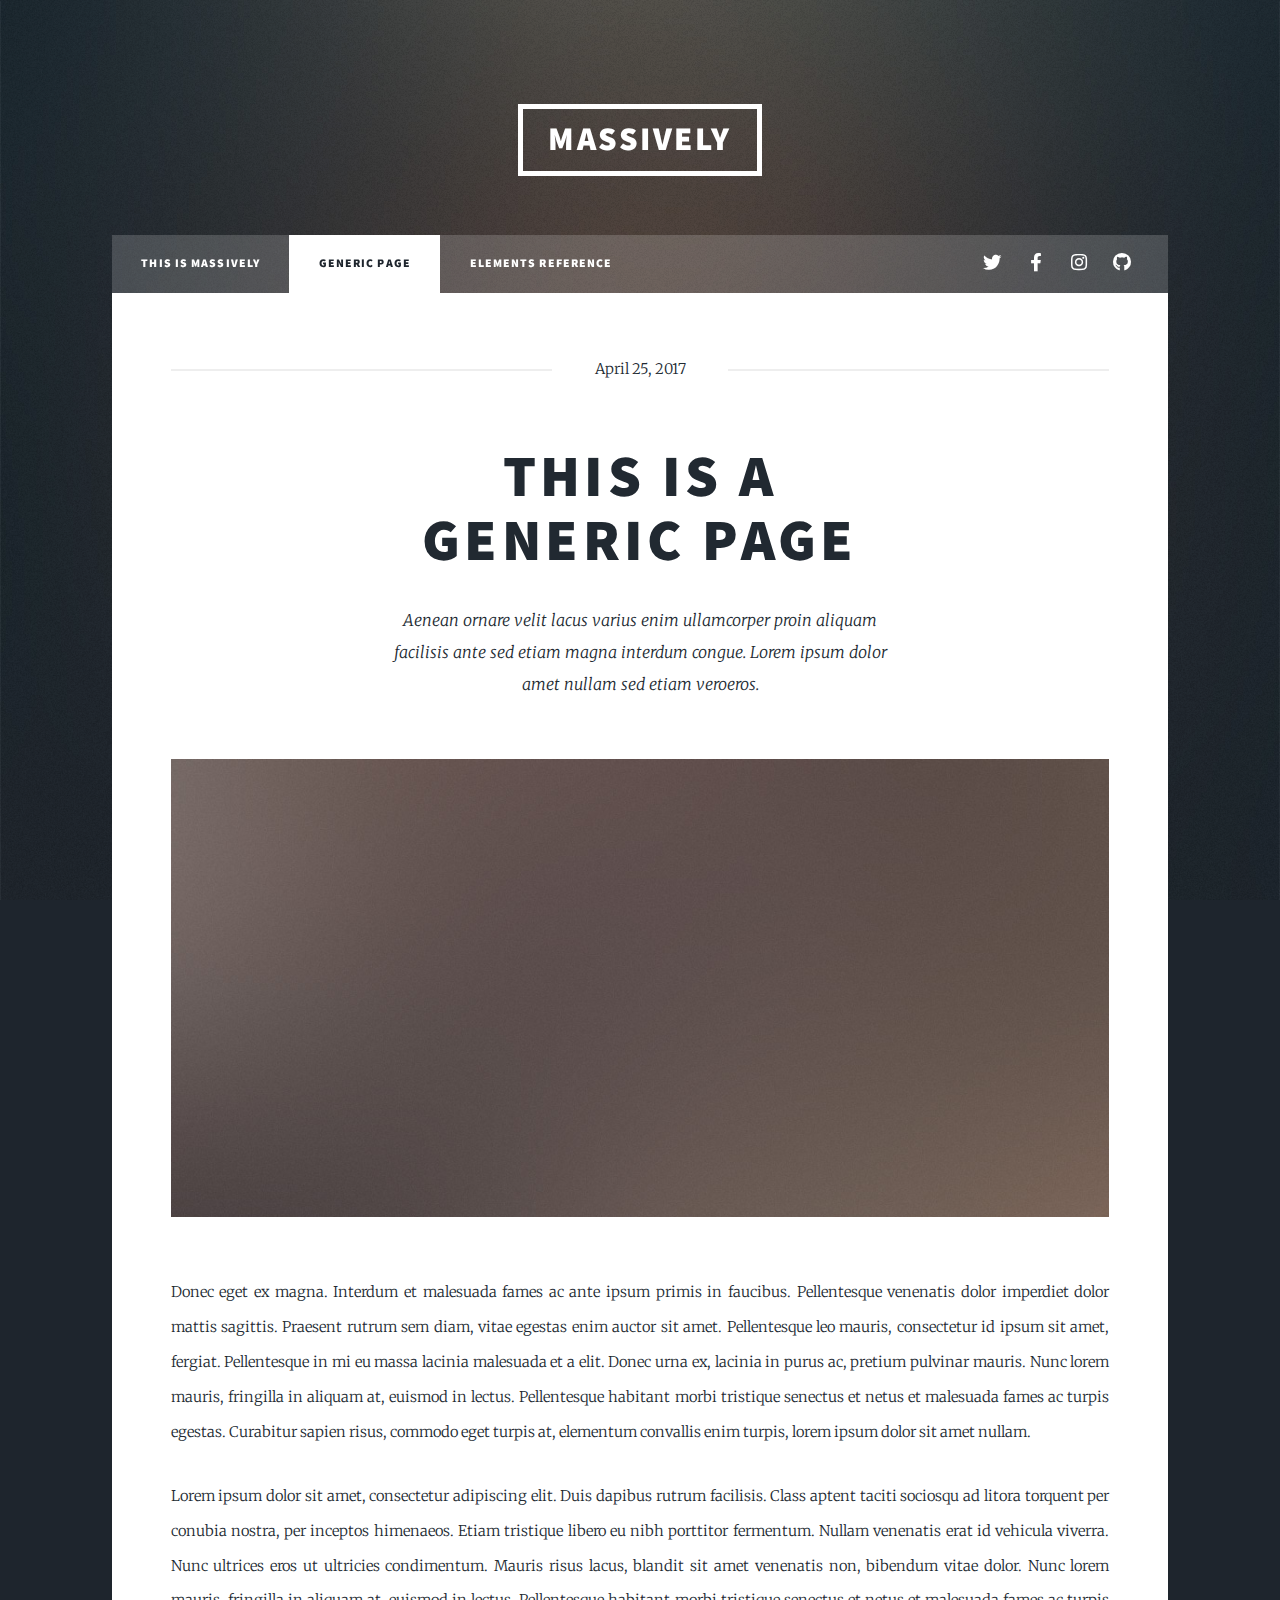
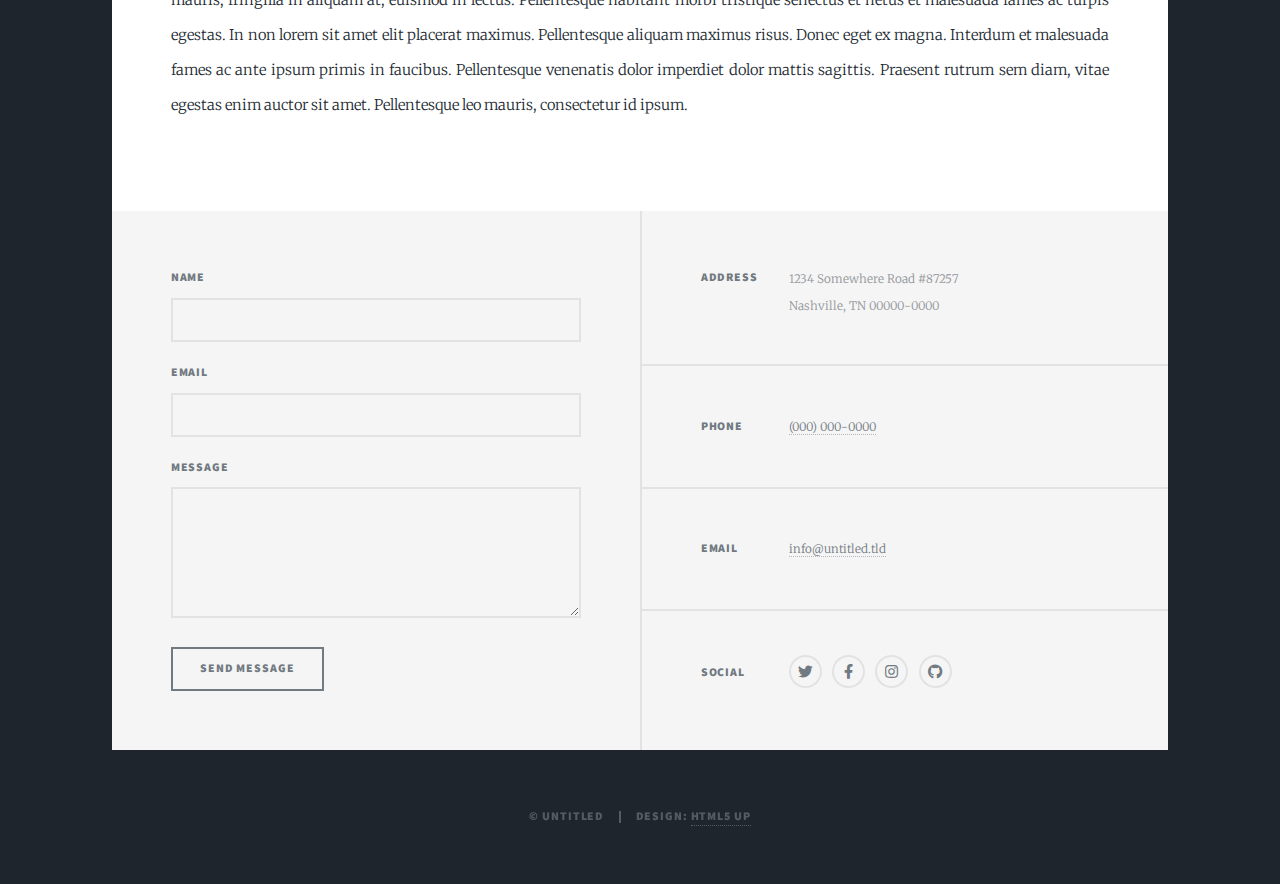
<file: generic.html>
<!DOCTYPE HTML>
<!--
	Massively by HTML5 UP
	html5up.net | @ajlkn
	Free for personal and commercial use under the CCA 3.0 license (html5up.net/license)
-->
<html>
	<head>
		<title>Generic Page - Massively by HTML5 UP</title>
		<meta charset="utf-8" />
		<meta name="viewport" content="width=device-width, initial-scale=1, user-scalable=no" />
		<link rel="stylesheet" href="assets/css/main.css" />
		<noscript><link rel="stylesheet" href="assets/css/noscript.css" /></noscript>
	</head>
	<body class="is-preload">

		<!-- Wrapper -->
			<div id="wrapper">

				<!-- Header -->
					<header id="header">
						<a href="index.html" class="logo">Massively</a>
					</header>

				<!-- Nav -->
					<nav id="nav">
						<ul class="links">
							<li><a href="index.html">This is Massively</a></li>
							<li class="active"><a href="generic.html">Generic Page</a></li>
							<li><a href="elements.html">Elements Reference</a></li>
						</ul>
						<ul class="icons">
							<li><a href="#" class="icon brands fa-twitter"><span class="label">Twitter</span></a></li>
							<li><a href="#" class="icon brands fa-facebook-f"><span class="label">Facebook</span></a></li>
							<li><a href="#" class="icon brands fa-instagram"><span class="label">Instagram</span></a></li>
							<li><a href="#" class="icon brands fa-github"><span class="label">GitHub</span></a></li>
						</ul>
					</nav>

				<!-- Main -->
					<div id="main">

						<!-- Post -->
							<section class="post">
								<header class="major">
									<span class="date">April 25, 2017</span>
									<h1>This is a<br />
									Generic Page</h1>
									<p>Aenean ornare velit lacus varius enim ullamcorper proin aliquam<br />
									facilisis ante sed etiam magna interdum congue. Lorem ipsum dolor<br />
									amet nullam sed etiam veroeros.</p>
								</header>
								<div class="image main"><img src="images/pic01.jpg" alt="" /></div>
								<p>Donec eget ex magna. Interdum et malesuada fames ac ante ipsum primis in faucibus. Pellentesque venenatis dolor imperdiet dolor mattis sagittis. Praesent rutrum sem diam, vitae egestas enim auctor sit amet. Pellentesque leo mauris, consectetur id ipsum sit amet, fergiat. Pellentesque in mi eu massa lacinia malesuada et a elit. Donec urna ex, lacinia in purus ac, pretium pulvinar mauris. Nunc lorem mauris, fringilla in aliquam at, euismod in lectus. Pellentesque habitant morbi tristique senectus et netus et malesuada fames ac turpis egestas. Curabitur sapien risus, commodo eget turpis at, elementum convallis enim turpis, lorem ipsum dolor sit amet nullam.</p>
								<p>Lorem ipsum dolor sit amet, consectetur adipiscing elit. Duis dapibus rutrum facilisis. Class aptent taciti sociosqu ad litora torquent per conubia nostra, per inceptos himenaeos. Etiam tristique libero eu nibh porttitor fermentum. Nullam venenatis erat id vehicula viverra. Nunc ultrices eros ut ultricies condimentum. Mauris risus lacus, blandit sit amet venenatis non, bibendum vitae dolor. Nunc lorem mauris, fringilla in aliquam at, euismod in lectus. Pellentesque habitant morbi tristique senectus et netus et malesuada fames ac turpis egestas. In non lorem sit amet elit placerat maximus. Pellentesque aliquam maximus risus. Donec eget ex magna. Interdum et malesuada fames ac ante ipsum primis in faucibus. Pellentesque venenatis dolor imperdiet dolor mattis sagittis. Praesent rutrum sem diam, vitae egestas enim auctor sit amet. Pellentesque leo mauris, consectetur id ipsum.</p>
							</section>

					</div>

				<!-- Footer -->
					<footer id="footer">
						<section>
							<form method="post" action="#">
								<div class="fields">
									<div class="field">
										<label for="name">Name</label>
										<input type="text" name="name" id="name" />
									</div>
									<div class="field">
										<label for="email">Email</label>
										<input type="text" name="email" id="email" />
									</div>
									<div class="field">
										<label for="message">Message</label>
										<textarea name="message" id="message" rows="3"></textarea>
									</div>
								</div>
								<ul class="actions">
									<li><input type="submit" value="Send Message" /></li>
								</ul>
							</form>
						</section>
						<section class="split contact">
							<section class="alt">
								<h3>Address</h3>
								<p>1234 Somewhere Road #87257<br />
								Nashville, TN 00000-0000</p>
							</section>
							<section>
								<h3>Phone</h3>
								<p><a href="#">(000) 000-0000</a></p>
							</section>
							<section>
								<h3>Email</h3>
								<p><a href="#">info@untitled.tld</a></p>
							</section>
							<section>
								<h3>Social</h3>
								<ul class="icons alt">
									<li><a href="#" class="icon brands alt fa-twitter"><span class="label">Twitter</span></a></li>
									<li><a href="#" class="icon brands alt fa-facebook-f"><span class="label">Facebook</span></a></li>
									<li><a href="#" class="icon brands alt fa-instagram"><span class="label">Instagram</span></a></li>
									<li><a href="#" class="icon brands alt fa-github"><span class="label">GitHub</span></a></li>
								</ul>
							</section>
						</section>
					</footer>

				<!-- Copyright -->
					<div id="copyright">
						<ul><li>&copy; Untitled</li><li>Design: <a href="https://html5up.net">HTML5 UP</a></li></ul>
					</div>

			</div>

		<!-- Scripts -->
			<script src="assets/js/jquery.min.js"></script>
			<script src="assets/js/jquery.scrollex.min.js"></script>
			<script src="assets/js/jquery.scrolly.min.js"></script>
			<script src="assets/js/browser.min.js"></script>
			<script src="assets/js/breakpoints.min.js"></script>
			<script src="assets/js/util.js"></script>
			<script src="assets/js/main.js"></script>

	</body>
</html>
</file>
<file: assets/css/main.css>
@import url(fontawesome-all.min.css);
@import url("https://fonts.googleapis.com/css?family=Merriweather:300,700,300italic,700italic|Source+Sans+Pro:900");

/*
	Massively by HTML5 UP
	html5up.net | @ajlkn
	Free for personal and commercial use under the CCA 3.0 license (html5up.net/license)
*/

html, body, div, span, applet, object,
iframe, h1, h2, h3, h4, h5, h6, p, blockquote,
pre, a, abbr, acronym, address, big, cite,
code, del, dfn, em, img, ins, kbd, q, s, samp,
small, strike, strong, sub, sup, tt, var, b,
u, i, center, dl, dt, dd, ol, ul, li, fieldset,
form, label, legend, table, caption, tbody,
tfoot, thead, tr, th, td, article, aside,
canvas, details, embed, figure, figcaption,
footer, header, hgroup, menu, nav, output, ruby,
section, summary, time, mark, audio, video {
	margin: 0;
	padding: 0;
	border: 0;
	font-size: 100%;
	font: inherit;
	vertical-align: baseline;}

article, aside, details, figcaption, figure,
footer, header, hgroup, menu, nav, section {
	display: block;}

body {
	line-height: 1;
}

ol, ul {
	list-style: none;
}

blockquote, q {
	quotes: none;
}

	blockquote:before, blockquote:after, q:before, q:after {
		content: '';
		content: none;
	}

table {
	border-collapse: collapse;
	border-spacing: 0;
}

body {
	-webkit-text-size-adjust: none;
}

mark {
	background-color: transparent;
	color: inherit;
}

input::-moz-focus-inner {
	border: 0;
	padding: 0;
}

input, select, textarea {
	-moz-appearance: none;
	-webkit-appearance: none;
	-ms-appearance: none;
	appearance: none;
}

/* Basic */

	@-ms-viewport {
		width: device-width;
	}

	body {
		-ms-overflow-style: scrollbar;
	}

	@media screen and (max-width: 480px) {

		html, body {
			min-width: 320px;
		}

	}

	html {
		box-sizing: border-box;
	}

	*, *:before, *:after {
		box-sizing: inherit;
	}

	body {
		background-color: #1e252d;
	}

		body.is-preload *, body.is-preload *:before, body.is-preload *:after {
			-moz-animation: none !important;
			-webkit-animation: none !important;
			-ms-animation: none !important;
			animation: none !important;
			-moz-transition: none !important;
			-webkit-transition: none !important;
			-ms-transition: none !important;
			transition: none !important;
		}

/* Type */

	html {
		font-size: 16pt;
	}

		@media screen and (max-width: 1680px) {

			html {
				font-size: 12pt;
			}

		}

		@media screen and (max-width: 1280px) {

			html {
				font-size: 11pt;
			}

		}

		@media screen and (max-width: 360px) {

			html {
				font-size: 10pt;
			}

		}

	body {
		color: #212931;
	}

	body, input, select, textarea {
		font-family: "Merriweather", Georgia, serif;
		font-weight: 300;
		font-size: 1rem;
		line-height: 2.375;
	}

	a {
		-moz-transition: color 0.2s ease-in-out, background-color 0.2s ease-in-out, border-color 0.2s ease-in-out, box-shadow 0.2s ease-in-out;
		-webkit-transition: color 0.2s ease-in-out, background-color 0.2s ease-in-out, border-color 0.2s ease-in-out, box-shadow 0.2s ease-in-out;
		-ms-transition: color 0.2s ease-in-out, background-color 0.2s ease-in-out, border-color 0.2s ease-in-out, box-shadow 0.2s ease-in-out;
		transition: color 0.2s ease-in-out, background-color 0.2s ease-in-out, border-color 0.2s ease-in-out, box-shadow 0.2s ease-in-out;
		border-bottom: dotted 1px;
		text-decoration: none;
	}

		a:hover {
			border-bottom-color: transparent;
		}

	strong, b {
		font-weight: 600;
	}

	em, i {
		font-style: italic;
	}

	p {
		text-align: justify;
		margin: 0 0 2rem 0;
	}

	h1, h2, h3, h4, h5, h6 {
		font-family: "Source Sans Pro", Helvetica, sans-serif;
		font-weight: 900;
		line-height: 1.5;
		letter-spacing: 0.075em;
		text-transform: uppercase;
		margin: 0 0 1rem 0;
	}

		h1 a, h2 a, h3 a, h4 a, h5 a, h6 a {
			border-bottom: 0;
			color: inherit;
			text-decoration: none;
		}

	h1 {
		font-size: 4rem;
		line-height: 1.1;
		margin: 0 0 2rem 0;
	}

	h2 {
		font-size: 1.75rem;
		line-height: 1.3;
		margin: 0 0 1.5rem 0;
	}

	h3 {
		font-size: 1.25rem;
		margin: 0 0 1.5rem 0;
	}

	h4 {
		font-size: 1rem;
	}

	h5 {
		font-size: 0.9rem;
	}

	h6 {
		font-size: 0.8rem;
	}

	sub {
		font-size: 0.8rem;
		position: relative;
		top: 0.5rem;
	}

	sup {
		font-size: 0.8rem;
		position: relative;
		top: -0.5rem;
	}

	blockquote {
		border-left: solid 4px;
		font-style: italic;
		margin: 0 0 2rem 0;
		padding: 0.5rem 0 0.5rem 2rem;
	}

	code {
		border: solid 2px;
		font-family: "Courier New", monospace;
		font-size: 0.9rem;
		margin: 0 0.25rem;
		padding: 0.25rem 0.65rem;
	}

	pre {
		-webkit-overflow-scrolling: touch;
		font-family: "Courier New", monospace;
		font-size: 0.9rem;
		margin: 0 0 2rem 0;
	}

		pre code {
			display: block;
			line-height: 1.75;
			padding: 1rem 1.5rem;
			overflow-x: auto;
		}

	hr {
		border: 0;
		border-bottom: solid 2px;
		margin: 3rem 0;
	}

		hr.major {
			margin: 5rem 0;
		}

	.align-left {
		text-align: left;
	}

	.align-center {
		text-align: center;
	}

	.align-right {
		text-align: right;
	}

	input, select, textarea {
		color: #212931;
	}

	a {
		color: #212931;
		border-bottom-color: rgba(33, 41, 49, 0.5);
	}

		a:hover {
			border-bottom-color: transparent;
			color: #18bfef !important;
		}

	strong, b {
		color: #212931;
	}

	h1, h2, h3, h4, h5, h6 {
		color: #212931;
	}

	blockquote {
		border-left-color: #eeeeee;
	}

	code {
		background: rgba(220, 220, 220, 0.25);
		border-color: #eeeeee;
	}

	hr {
		border-bottom-color: #eeeeee;
	}

/* Row */

	.row {
		display: flex;
		flex-wrap: wrap;
		box-sizing: border-box;
		align-items: stretch;
	}

		.row > * {
			box-sizing: border-box;
		}

		.row.gtr-uniform > * > :last-child {
			margin-bottom: 0;
		}

		.row.aln-left {
			justify-content: flex-start;
		}

		.row.aln-center {
			justify-content: center;
		}

		.row.aln-right {
			justify-content: flex-end;
		}

		.row.aln-top {
			align-items: flex-start;
		}

		.row.aln-middle {
			align-items: center;
		}

		.row.aln-bottom {
			align-items: flex-end;
		}

		.row > .imp {
			order: -1;
		}

		.row > .col-1 {
			width: 8.33333%;
		}

		.row > .off-1 {
			margin-left: 8.33333%;
		}

		.row > .col-2 {
			width: 16.66667%;
		}

		.row > .off-2 {
			margin-left: 16.66667%;
		}

		.row > .col-3 {
			width: 25%;
		}

		.row > .off-3 {
			margin-left: 25%;
		}

		.row > .col-4 {
			width: 33.33333%;
		}

		.row > .off-4 {
			margin-left: 33.33333%;
		}

		.row > .col-5 {
			width: 41.66667%;
		}

		.row > .off-5 {
			margin-left: 41.66667%;
		}

		.row > .col-6 {
			width: 50%;
		}

		.row > .off-6 {
			margin-left: 50%;
		}

		.row > .col-7 {
			width: 58.33333%;
		}

		.row > .off-7 {
			margin-left: 58.33333%;
		}

		.row > .col-8 {
			width: 66.66667%;
		}

		.row > .off-8 {
			margin-left: 66.66667%;
		}

		.row > .col-9 {
			width: 75%;
		}

		.row > .off-9 {
			margin-left: 75%;
		}

		.row > .col-10 {
			width: 83.33333%;
		}

		.row > .off-10 {
			margin-left: 83.33333%;
		}

		.row > .col-11 {
			width: 91.66667%;
		}

		.row > .off-11 {
			margin-left: 91.66667%;
		}

		.row > .col-12 {
			width: 100%;
		}

		.row > .off-12 {
			margin-left: 100%;
		}

		.row.gtr-0 {
			margin-top: 0;
			margin-left: 0rem;
		}

			.row.gtr-0 > * {
				padding: 0 0 0 0rem;
			}

			.row.gtr-0.gtr-uniform {
				margin-top: 0rem;
			}

				.row.gtr-0.gtr-uniform > * {
					padding-top: 0rem;
				}

		.row.gtr-25 {
			margin-top: 0;
			margin-left: -0.375rem;
		}

			.row.gtr-25 > * {
				padding: 0 0 0 0.375rem;
			}

			.row.gtr-25.gtr-uniform {
				margin-top: -0.375rem;
			}

				.row.gtr-25.gtr-uniform > * {
					padding-top: 0.375rem;
				}

		.row.gtr-50 {
			margin-top: 0;
			margin-left: -0.75rem;
		}

			.row.gtr-50 > * {
				padding: 0 0 0 0.75rem;
			}

			.row.gtr-50.gtr-uniform {
				margin-top: -0.75rem;
			}

				.row.gtr-50.gtr-uniform > * {
					padding-top: 0.75rem;
				}

		.row {
			margin-top: 0;
			margin-left: -1.5rem;
		}

			.row > * {
				padding: 0 0 0 1.5rem;
			}

			.row.gtr-uniform {
				margin-top: -1.5rem;
			}

				.row.gtr-uniform > * {
					padding-top: 1.5rem;
				}

		.row.gtr-150 {
			margin-top: 0;
			margin-left: -2.25rem;
		}

			.row.gtr-150 > * {
				padding: 0 0 0 2.25rem;
			}

			.row.gtr-150.gtr-uniform {
				margin-top: -2.25rem;
			}

				.row.gtr-150.gtr-uniform > * {
					padding-top: 2.25rem;
				}

		.row.gtr-200 {
			margin-top: 0;
			margin-left: -3rem;
		}

			.row.gtr-200 > * {
				padding: 0 0 0 3rem;
			}

			.row.gtr-200.gtr-uniform {
				margin-top: -3rem;
			}

				.row.gtr-200.gtr-uniform > * {
					padding-top: 3rem;
				}

		@media screen and (max-width: 1680px) {

			.row {
				display: flex;
				flex-wrap: wrap;
				box-sizing: border-box;
				align-items: stretch;
			}

				.row > * {
					box-sizing: border-box;
				}

				.row.gtr-uniform > * > :last-child {
					margin-bottom: 0;
				}

				.row.aln-left {
					justify-content: flex-start;
				}

				.row.aln-center {
					justify-content: center;
				}

				.row.aln-right {
					justify-content: flex-end;
				}

				.row.aln-top {
					align-items: flex-start;
				}

				.row.aln-middle {
					align-items: center;
				}

				.row.aln-bottom {
					align-items: flex-end;
				}

				.row > .imp-xlarge {
					order: -1;
				}

				.row > .col-1-xlarge {
					width: 8.33333%;
				}

				.row > .off-1-xlarge {
					margin-left: 8.33333%;
				}

				.row > .col-2-xlarge {
					width: 16.66667%;
				}

				.row > .off-2-xlarge {
					margin-left: 16.66667%;
				}

				.row > .col-3-xlarge {
					width: 25%;
				}

				.row > .off-3-xlarge {
					margin-left: 25%;
				}

				.row > .col-4-xlarge {
					width: 33.33333%;
				}

				.row > .off-4-xlarge {
					margin-left: 33.33333%;
				}

				.row > .col-5-xlarge {
					width: 41.66667%;
				}

				.row > .off-5-xlarge {
					margin-left: 41.66667%;
				}

				.row > .col-6-xlarge {
					width: 50%;
				}

				.row > .off-6-xlarge {
					margin-left: 50%;
				}

				.row > .col-7-xlarge {
					width: 58.33333%;
				}

				.row > .off-7-xlarge {
					margin-left: 58.33333%;
				}

				.row > .col-8-xlarge {
					width: 66.66667%;
				}

				.row > .off-8-xlarge {
					margin-left: 66.66667%;
				}

				.row > .col-9-xlarge {
					width: 75%;
				}

				.row > .off-9-xlarge {
					margin-left: 75%;
				}

				.row > .col-10-xlarge {
					width: 83.33333%;
				}

				.row > .off-10-xlarge {
					margin-left: 83.33333%;
				}

				.row > .col-11-xlarge {
					width: 91.66667%;
				}

				.row > .off-11-xlarge {
					margin-left: 91.66667%;
				}

				.row > .col-12-xlarge {
					width: 100%;
				}

				.row > .off-12-xlarge {
					margin-left: 100%;
				}

				.row.gtr-0 {
					margin-top: 0;
					margin-left: 0rem;
				}

					.row.gtr-0 > * {
						padding: 0 0 0 0rem;
					}

					.row.gtr-0.gtr-uniform {
						margin-top: 0rem;
					}

						.row.gtr-0.gtr-uniform > * {
							padding-top: 0rem;
						}

				.row.gtr-25 {
					margin-top: 0;
					margin-left: -0.375rem;
				}

					.row.gtr-25 > * {
						padding: 0 0 0 0.375rem;
					}

					.row.gtr-25.gtr-uniform {
						margin-top: -0.375rem;
					}

						.row.gtr-25.gtr-uniform > * {
							padding-top: 0.375rem;
						}

				.row.gtr-50 {
					margin-top: 0;
					margin-left: -0.75rem;
				}

					.row.gtr-50 > * {
						padding: 0 0 0 0.75rem;
					}

					.row.gtr-50.gtr-uniform {
						margin-top: -0.75rem;
					}

						.row.gtr-50.gtr-uniform > * {
							padding-top: 0.75rem;
						}

				.row {
					margin-top: 0;
					margin-left: -1.5rem;
				}

					.row > * {
						padding: 0 0 0 1.5rem;
					}

					.row.gtr-uniform {
						margin-top: -1.5rem;
					}

						.row.gtr-uniform > * {
							padding-top: 1.5rem;
						}

				.row.gtr-150 {
					margin-top: 0;
					margin-left: -2.25rem;
				}

					.row.gtr-150 > * {
						padding: 0 0 0 2.25rem;
					}

					.row.gtr-150.gtr-uniform {
						margin-top: -2.25rem;
					}

						.row.gtr-150.gtr-uniform > * {
							padding-top: 2.25rem;
						}

				.row.gtr-200 {
					margin-top: 0;
					margin-left: -3rem;
				}

					.row.gtr-200 > * {
						padding: 0 0 0 3rem;
					}

					.row.gtr-200.gtr-uniform {
						margin-top: -3rem;
					}

						.row.gtr-200.gtr-uniform > * {
							padding-top: 3rem;
						}

		}

		@media screen and (max-width: 1280px) {

			.row {
				display: flex;
				flex-wrap: wrap;
				box-sizing: border-box;
				align-items: stretch;
			}

				.row > * {
					box-sizing: border-box;
				}

				.row.gtr-uniform > * > :last-child {
					margin-bottom: 0;
				}

				.row.aln-left {
					justify-content: flex-start;
				}

				.row.aln-center {
					justify-content: center;
				}

				.row.aln-right {
					justify-content: flex-end;
				}

				.row.aln-top {
					align-items: flex-start;
				}

				.row.aln-middle {
					align-items: center;
				}

				.row.aln-bottom {
					align-items: flex-end;
				}

				.row > .imp-large {
					order: -1;
				}

				.row > .col-1-large {
					width: 8.33333%;
				}

				.row > .off-1-large {
					margin-left: 8.33333%;
				}

				.row > .col-2-large {
					width: 16.66667%;
				}

				.row > .off-2-large {
					margin-left: 16.66667%;
				}

				.row > .col-3-large {
					width: 25%;
				}

				.row > .off-3-large {
					margin-left: 25%;
				}

				.row > .col-4-large {
					width: 33.33333%;
				}

				.row > .off-4-large {
					margin-left: 33.33333%;
				}

				.row > .col-5-large {
					width: 41.66667%;
				}

				.row > .off-5-large {
					margin-left: 41.66667%;
				}

				.row > .col-6-large {
					width: 50%;
				}

				.row > .off-6-large {
					margin-left: 50%;
				}

				.row > .col-7-large {
					width: 58.33333%;
				}

				.row > .off-7-large {
					margin-left: 58.33333%;
				}

				.row > .col-8-large {
					width: 66.66667%;
				}

				.row > .off-8-large {
					margin-left: 66.66667%;
				}

				.row > .col-9-large {
					width: 75%;
				}

				.row > .off-9-large {
					margin-left: 75%;
				}

				.row > .col-10-large {
					width: 83.33333%;
				}

				.row > .off-10-large {
					margin-left: 83.33333%;
				}

				.row > .col-11-large {
					width: 91.66667%;
				}

				.row > .off-11-large {
					margin-left: 91.66667%;
				}

				.row > .col-12-large {
					width: 100%;
				}

				.row > .off-12-large {
					margin-left: 100%;
				}

				.row.gtr-0 {
					margin-top: 0;
					margin-left: 0rem;
				}

					.row.gtr-0 > * {
						padding: 0 0 0 0rem;
					}

					.row.gtr-0.gtr-uniform {
						margin-top: 0rem;
					}

						.row.gtr-0.gtr-uniform > * {
							padding-top: 0rem;
						}

				.row.gtr-25 {
					margin-top: 0;
					margin-left: -0.375rem;
				}

					.row.gtr-25 > * {
						padding: 0 0 0 0.375rem;
					}

					.row.gtr-25.gtr-uniform {
						margin-top: -0.375rem;
					}

						.row.gtr-25.gtr-uniform > * {
							padding-top: 0.375rem;
						}

				.row.gtr-50 {
					margin-top: 0;
					margin-left: -0.75rem;
				}

					.row.gtr-50 > * {
						padding: 0 0 0 0.75rem;
					}

					.row.gtr-50.gtr-uniform {
						margin-top: -0.75rem;
					}

						.row.gtr-50.gtr-uniform > * {
							padding-top: 0.75rem;
						}

				.row {
					margin-top: 0;
					margin-left: -1.5rem;
				}

					.row > * {
						padding: 0 0 0 1.5rem;
					}

					.row.gtr-uniform {
						margin-top: -1.5rem;
					}

						.row.gtr-uniform > * {
							padding-top: 1.5rem;
						}

				.row.gtr-150 {
					margin-top: 0;
					margin-left: -2.25rem;
				}

					.row.gtr-150 > * {
						padding: 0 0 0 2.25rem;
					}

					.row.gtr-150.gtr-uniform {
						margin-top: -2.25rem;
					}

						.row.gtr-150.gtr-uniform > * {
							padding-top: 2.25rem;
						}

				.row.gtr-200 {
					margin-top: 0;
					margin-left: -3rem;
				}

					.row.gtr-200 > * {
						padding: 0 0 0 3rem;
					}

					.row.gtr-200.gtr-uniform {
						margin-top: -3rem;
					}

						.row.gtr-200.gtr-uniform > * {
							padding-top: 3rem;
						}

		}

		@media screen and (max-width: 980px) {

			.row {
				display: flex;
				flex-wrap: wrap;
				box-sizing: border-box;
				align-items: stretch;
			}

				.row > * {
					box-sizing: border-box;
				}

				.row.gtr-uniform > * > :last-child {
					margin-bottom: 0;
				}

				.row.aln-left {
					justify-content: flex-start;
				}

				.row.aln-center {
					justify-content: center;
				}

				.row.aln-right {
					justify-content: flex-end;
				}

				.row.aln-top {
					align-items: flex-start;
				}

				.row.aln-middle {
					align-items: center;
				}

				.row.aln-bottom {
					align-items: flex-end;
				}

				.row > .imp-medium {
					order: -1;
				}

				.row > .col-1-medium {
					width: 8.33333%;
				}

				.row > .off-1-medium {
					margin-left: 8.33333%;
				}

				.row > .col-2-medium {
					width: 16.66667%;
				}

				.row > .off-2-medium {
					margin-left: 16.66667%;
				}

				.row > .col-3-medium {
					width: 25%;
				}

				.row > .off-3-medium {
					margin-left: 25%;
				}

				.row > .col-4-medium {
					width: 33.33333%;
				}

				.row > .off-4-medium {
					margin-left: 33.33333%;
				}

				.row > .col-5-medium {
					width: 41.66667%;
				}

				.row > .off-5-medium {
					margin-left: 41.66667%;
				}

				.row > .col-6-medium {
					width: 50%;
				}

				.row > .off-6-medium {
					margin-left: 50%;
				}

				.row > .col-7-medium {
					width: 58.33333%;
				}

				.row > .off-7-medium {
					margin-left: 58.33333%;
				}

				.row > .col-8-medium {
					width: 66.66667%;
				}

				.row > .off-8-medium {
					margin-left: 66.66667%;
				}

				.row > .col-9-medium {
					width: 75%;
				}

				.row > .off-9-medium {
					margin-left: 75%;
				}

				.row > .col-10-medium {
					width: 83.33333%;
				}

				.row > .off-10-medium {
					margin-left: 83.33333%;
				}

				.row > .col-11-medium {
					width: 91.66667%;
				}

				.row > .off-11-medium {
					margin-left: 91.66667%;
				}

				.row > .col-12-medium {
					width: 100%;
				}

				.row > .off-12-medium {
					margin-left: 100%;
				}

				.row.gtr-0 {
					margin-top: 0;
					margin-left: 0rem;
				}

					.row.gtr-0 > * {
						padding: 0 0 0 0rem;
					}

					.row.gtr-0.gtr-uniform {
						margin-top: 0rem;
					}

						.row.gtr-0.gtr-uniform > * {
							padding-top: 0rem;
						}

				.row.gtr-25 {
					margin-top: 0;
					margin-left: -0.375rem;
				}

					.row.gtr-25 > * {
						padding: 0 0 0 0.375rem;
					}

					.row.gtr-25.gtr-uniform {
						margin-top: -0.375rem;
					}

						.row.gtr-25.gtr-uniform > * {
							padding-top: 0.375rem;
						}

				.row.gtr-50 {
					margin-top: 0;
					margin-left: -0.75rem;
				}

					.row.gtr-50 > * {
						padding: 0 0 0 0.75rem;
					}

					.row.gtr-50.gtr-uniform {
						margin-top: -0.75rem;
					}

						.row.gtr-50.gtr-uniform > * {
							padding-top: 0.75rem;
						}

				.row {
					margin-top: 0;
					margin-left: -1.5rem;
				}

					.row > * {
						padding: 0 0 0 1.5rem;
					}

					.row.gtr-uniform {
						margin-top: -1.5rem;
					}

						.row.gtr-uniform > * {
							padding-top: 1.5rem;
						}

				.row.gtr-150 {
					margin-top: 0;
					margin-left: -2.25rem;
				}

					.row.gtr-150 > * {
						padding: 0 0 0 2.25rem;
					}

					.row.gtr-150.gtr-uniform {
						margin-top: -2.25rem;
					}

						.row.gtr-150.gtr-uniform > * {
							padding-top: 2.25rem;
						}

				.row.gtr-200 {
					margin-top: 0;
					margin-left: -3rem;
				}

					.row.gtr-200 > * {
						padding: 0 0 0 3rem;
					}

					.row.gtr-200.gtr-uniform {
						margin-top: -3rem;
					}

						.row.gtr-200.gtr-uniform > * {
							padding-top: 3rem;
						}

		}

		@media screen and (max-width: 736px) {

			.row {
				display: flex;
				flex-wrap: wrap;
				box-sizing: border-box;
				align-items: stretch;
			}

				.row > * {
					box-sizing: border-box;
				}

				.row.gtr-uniform > * > :last-child {
					margin-bottom: 0;
				}

				.row.aln-left {
					justify-content: flex-start;
				}

				.row.aln-center {
					justify-content: center;
				}

				.row.aln-right {
					justify-content: flex-end;
				}

				.row.aln-top {
					align-items: flex-start;
				}

				.row.aln-middle {
					align-items: center;
				}

				.row.aln-bottom {
					align-items: flex-end;
				}

				.row > .imp-small {
					order: -1;
				}

				.row > .col-1-small {
					width: 8.33333%;
				}

				.row > .off-1-small {
					margin-left: 8.33333%;
				}

				.row > .col-2-small {
					width: 16.66667%;
				}

				.row > .off-2-small {
					margin-left: 16.66667%;
				}

				.row > .col-3-small {
					width: 25%;
				}

				.row > .off-3-small {
					margin-left: 25%;
				}

				.row > .col-4-small {
					width: 33.33333%;
				}

				.row > .off-4-small {
					margin-left: 33.33333%;
				}

				.row > .col-5-small {
					width: 41.66667%;
				}

				.row > .off-5-small {
					margin-left: 41.66667%;
				}

				.row > .col-6-small {
					width: 50%;
				}

				.row > .off-6-small {
					margin-left: 50%;
				}

				.row > .col-7-small {
					width: 58.33333%;
				}

				.row > .off-7-small {
					margin-left: 58.33333%;
				}

				.row > .col-8-small {
					width: 66.66667%;
				}

				.row > .off-8-small {
					margin-left: 66.66667%;
				}

				.row > .col-9-small {
					width: 75%;
				}

				.row > .off-9-small {
					margin-left: 75%;
				}

				.row > .col-10-small {
					width: 83.33333%;
				}

				.row > .off-10-small {
					margin-left: 83.33333%;
				}

				.row > .col-11-small {
					width: 91.66667%;
				}

				.row > .off-11-small {
					margin-left: 91.66667%;
				}

				.row > .col-12-small {
					width: 100%;
				}

				.row > .off-12-small {
					margin-left: 100%;
				}

				.row.gtr-0 {
					margin-top: 0;
					margin-left: 0rem;
				}

					.row.gtr-0 > * {
						padding: 0 0 0 0rem;
					}

					.row.gtr-0.gtr-uniform {
						margin-top: 0rem;
					}

						.row.gtr-0.gtr-uniform > * {
							padding-top: 0rem;
						}

				.row.gtr-25 {
					margin-top: 0;
					margin-left: -0.375rem;
				}

					.row.gtr-25 > * {
						padding: 0 0 0 0.375rem;
					}

					.row.gtr-25.gtr-uniform {
						margin-top: -0.375rem;
					}

						.row.gtr-25.gtr-uniform > * {
							padding-top: 0.375rem;
						}

				.row.gtr-50 {
					margin-top: 0;
					margin-left: -0.75rem;
				}

					.row.gtr-50 > * {
						padding: 0 0 0 0.75rem;
					}

					.row.gtr-50.gtr-uniform {
						margin-top: -0.75rem;
					}

						.row.gtr-50.gtr-uniform > * {
							padding-top: 0.75rem;
						}

				.row {
					margin-top: 0;
					margin-left: -1.5rem;
				}

					.row > * {
						padding: 0 0 0 1.5rem;
					}

					.row.gtr-uniform {
						margin-top: -1.5rem;
					}

						.row.gtr-uniform > * {
							padding-top: 1.5rem;
						}

				.row.gtr-150 {
					margin-top: 0;
					margin-left: -2.25rem;
				}

					.row.gtr-150 > * {
						padding: 0 0 0 2.25rem;
					}

					.row.gtr-150.gtr-uniform {
						margin-top: -2.25rem;
					}

						.row.gtr-150.gtr-uniform > * {
							padding-top: 2.25rem;
						}

				.row.gtr-200 {
					margin-top: 0;
					margin-left: -3rem;
				}

					.row.gtr-200 > * {
						padding: 0 0 0 3rem;
					}

					.row.gtr-200.gtr-uniform {
						margin-top: -3rem;
					}

						.row.gtr-200.gtr-uniform > * {
							padding-top: 3rem;
						}

		}

		@media screen and (max-width: 480px) {

			.row {
				display: flex;
				flex-wrap: wrap;
				box-sizing: border-box;
				align-items: stretch;
			}

				.row > * {
					box-sizing: border-box;
				}

				.row.gtr-uniform > * > :last-child {
					margin-bottom: 0;
				}

				.row.aln-left {
					justify-content: flex-start;
				}

				.row.aln-center {
					justify-content: center;
				}

				.row.aln-right {
					justify-content: flex-end;
				}

				.row.aln-top {
					align-items: flex-start;
				}

				.row.aln-middle {
					align-items: center;
				}

				.row.aln-bottom {
					align-items: flex-end;
				}

				.row > .imp-xsmall {
					order: -1;
				}

				.row > .col-1-xsmall {
					width: 8.33333%;
				}

				.row > .off-1-xsmall {
					margin-left: 8.33333%;
				}

				.row > .col-2-xsmall {
					width: 16.66667%;
				}

				.row > .off-2-xsmall {
					margin-left: 16.66667%;
				}

				.row > .col-3-xsmall {
					width: 25%;
				}

				.row > .off-3-xsmall {
					margin-left: 25%;
				}

				.row > .col-4-xsmall {
					width: 33.33333%;
				}

				.row > .off-4-xsmall {
					margin-left: 33.33333%;
				}

				.row > .col-5-xsmall {
					width: 41.66667%;
				}

				.row > .off-5-xsmall {
					margin-left: 41.66667%;
				}

				.row > .col-6-xsmall {
					width: 50%;
				}

				.row > .off-6-xsmall {
					margin-left: 50%;
				}

				.row > .col-7-xsmall {
					width: 58.33333%;
				}

				.row > .off-7-xsmall {
					margin-left: 58.33333%;
				}

				.row > .col-8-xsmall {
					width: 66.66667%;
				}

				.row > .off-8-xsmall {
					margin-left: 66.66667%;
				}

				.row > .col-9-xsmall {
					width: 75%;
				}

				.row > .off-9-xsmall {
					margin-left: 75%;
				}

				.row > .col-10-xsmall {
					width: 83.33333%;
				}

				.row > .off-10-xsmall {
					margin-left: 83.33333%;
				}

				.row > .col-11-xsmall {
					width: 91.66667%;
				}

				.row > .off-11-xsmall {
					margin-left: 91.66667%;
				}

				.row > .col-12-xsmall {
					width: 100%;
				}

				.row > .off-12-xsmall {
					margin-left: 100%;
				}

				.row.gtr-0 {
					margin-top: 0;
					margin-left: 0rem;
				}

					.row.gtr-0 > * {
						padding: 0 0 0 0rem;
					}

					.row.gtr-0.gtr-uniform {
						margin-top: 0rem;
					}

						.row.gtr-0.gtr-uniform > * {
							padding-top: 0rem;
						}

				.row.gtr-25 {
					margin-top: 0;
					margin-left: -0.375rem;
				}

					.row.gtr-25 > * {
						padding: 0 0 0 0.375rem;
					}

					.row.gtr-25.gtr-uniform {
						margin-top: -0.375rem;
					}

						.row.gtr-25.gtr-uniform > * {
							padding-top: 0.375rem;
						}

				.row.gtr-50 {
					margin-top: 0;
					margin-left: -0.75rem;
				}

					.row.gtr-50 > * {
						padding: 0 0 0 0.75rem;
					}

					.row.gtr-50.gtr-uniform {
						margin-top: -0.75rem;
					}

						.row.gtr-50.gtr-uniform > * {
							padding-top: 0.75rem;
						}

				.row {
					margin-top: 0;
					margin-left: -1.5rem;
				}

					.row > * {
						padding: 0 0 0 1.5rem;
					}

					.row.gtr-uniform {
						margin-top: -1.5rem;
					}

						.row.gtr-uniform > * {
							padding-top: 1.5rem;
						}

				.row.gtr-150 {
					margin-top: 0;
					margin-left: -2.25rem;
				}

					.row.gtr-150 > * {
						padding: 0 0 0 2.25rem;
					}

					.row.gtr-150.gtr-uniform {
						margin-top: -2.25rem;
					}

						.row.gtr-150.gtr-uniform > * {
							padding-top: 2.25rem;
						}

				.row.gtr-200 {
					margin-top: 0;
					margin-left: -3rem;
				}

					.row.gtr-200 > * {
						padding: 0 0 0 3rem;
					}

					.row.gtr-200.gtr-uniform {
						margin-top: -3rem;
					}

						.row.gtr-200.gtr-uniform > * {
							padding-top: 3rem;
						}

		}

		@media screen and (max-width: 360px) {

			.row {
				display: flex;
				flex-wrap: wrap;
				box-sizing: border-box;
				align-items: stretch;
			}

				.row > * {
					box-sizing: border-box;
				}

				.row.gtr-uniform > * > :last-child {
					margin-bottom: 0;
				}

				.row.aln-left {
					justify-content: flex-start;
				}

				.row.aln-center {
					justify-content: center;
				}

				.row.aln-right {
					justify-content: flex-end;
				}

				.row.aln-top {
					align-items: flex-start;
				}

				.row.aln-middle {
					align-items: center;
				}

				.row.aln-bottom {
					align-items: flex-end;
				}

				.row > .imp-xxsmall {
					order: -1;
				}

				.row > .col-1-xxsmall {
					width: 8.33333%;
				}

				.row > .off-1-xxsmall {
					margin-left: 8.33333%;
				}

				.row > .col-2-xxsmall {
					width: 16.66667%;
				}

				.row > .off-2-xxsmall {
					margin-left: 16.66667%;
				}

				.row > .col-3-xxsmall {
					width: 25%;
				}

				.row > .off-3-xxsmall {
					margin-left: 25%;
				}

				.row > .col-4-xxsmall {
					width: 33.33333%;
				}

				.row > .off-4-xxsmall {
					margin-left: 33.33333%;
				}

				.row > .col-5-xxsmall {
					width: 41.66667%;
				}

				.row > .off-5-xxsmall {
					margin-left: 41.66667%;
				}

				.row > .col-6-xxsmall {
					width: 50%;
				}

				.row > .off-6-xxsmall {
					margin-left: 50%;
				}

				.row > .col-7-xxsmall {
					width: 58.33333%;
				}

				.row > .off-7-xxsmall {
					margin-left: 58.33333%;
				}

				.row > .col-8-xxsmall {
					width: 66.66667%;
				}

				.row > .off-8-xxsmall {
					margin-left: 66.66667%;
				}

				.row > .col-9-xxsmall {
					width: 75%;
				}

				.row > .off-9-xxsmall {
					margin-left: 75%;
				}

				.row > .col-10-xxsmall {
					width: 83.33333%;
				}

				.row > .off-10-xxsmall {
					margin-left: 83.33333%;
				}

				.row > .col-11-xxsmall {
					width: 91.66667%;
				}

				.row > .off-11-xxsmall {
					margin-left: 91.66667%;
				}

				.row > .col-12-xxsmall {
					width: 100%;
				}

				.row > .off-12-xxsmall {
					margin-left: 100%;
				}

				.row.gtr-0 {
					margin-top: 0;
					margin-left: 0rem;
				}

					.row.gtr-0 > * {
						padding: 0 0 0 0rem;
					}

					.row.gtr-0.gtr-uniform {
						margin-top: 0rem;
					}

						.row.gtr-0.gtr-uniform > * {
							padding-top: 0rem;
						}

				.row.gtr-25 {
					margin-top: 0;
					margin-left: -0.375rem;
				}

					.row.gtr-25 > * {
						padding: 0 0 0 0.375rem;
					}

					.row.gtr-25.gtr-uniform {
						margin-top: -0.375rem;
					}

						.row.gtr-25.gtr-uniform > * {
							padding-top: 0.375rem;
						}

				.row.gtr-50 {
					margin-top: 0;
					margin-left: -0.75rem;
				}

					.row.gtr-50 > * {
						padding: 0 0 0 0.75rem;
					}

					.row.gtr-50.gtr-uniform {
						margin-top: -0.75rem;
					}

						.row.gtr-50.gtr-uniform > * {
							padding-top: 0.75rem;
						}

				.row {
					margin-top: 0;
					margin-left: -1.5rem;
				}

					.row > * {
						padding: 0 0 0 1.5rem;
					}

					.row.gtr-uniform {
						margin-top: -1.5rem;
					}

						.row.gtr-uniform > * {
							padding-top: 1.5rem;
						}

				.row.gtr-150 {
					margin-top: 0;
					margin-left: -2.25rem;
				}

					.row.gtr-150 > * {
						padding: 0 0 0 2.25rem;
					}

					.row.gtr-150.gtr-uniform {
						margin-top: -2.25rem;
					}

						.row.gtr-150.gtr-uniform > * {
							padding-top: 2.25rem;
						}

				.row.gtr-200 {
					margin-top: 0;
					margin-left: -3rem;
				}

					.row.gtr-200 > * {
						padding: 0 0 0 3rem;
					}

					.row.gtr-200.gtr-uniform {
						margin-top: -3rem;
					}

						.row.gtr-200.gtr-uniform > * {
							padding-top: 3rem;
						}

		}

/* Box */

	.box {
		border: solid 2px;
		margin-bottom: 2rem;
		padding: 1.5rem;
	}

		.box > :last-child,
		.box > :last-child > :last-child,
		.box > :last-child > :last-child > :last-child {
			margin-bottom: 0;
		}

		.box.alt {
			border: 0;
			border-radius: 0;
			padding: 0;
		}

	.box {
		border-color: #eeeeee;
	}

/* Button */

	input[type="submit"],
	input[type="reset"],
	input[type="button"],
	button,
	.button {
		-moz-appearance: none;
		-webkit-appearance: none;
		-ms-appearance: none;
		appearance: none;
		-moz-transition: background-color 0.2s ease-in-out, box-shadow 0.2s ease-in-out, color 0.2s ease-in-out;
		-webkit-transition: background-color 0.2s ease-in-out, box-shadow 0.2s ease-in-out, color 0.2s ease-in-out;
		-ms-transition: background-color 0.2s ease-in-out, box-shadow 0.2s ease-in-out, color 0.2s ease-in-out;
		transition: background-color 0.2s ease-in-out, box-shadow 0.2s ease-in-out, color 0.2s ease-in-out;
		border: 0;
		border-radius: 0;
		cursor: pointer;
		display: inline-block;
		font-family: "Source Sans Pro", Helvetica, sans-serif;
		font-size: 0.8rem;
		font-weight: 900;
		letter-spacing: 0.075em;
		height: 3rem;
		line-height: 3rem;
		padding: 0 2rem;
		text-align: center;
		text-decoration: none;
		text-transform: uppercase;
		white-space: nowrap;
	}

		input[type="submit"].icon:before,
		input[type="reset"].icon:before,
		input[type="button"].icon:before,
		button.icon:before,
		.button.icon:before {
			margin-right: 0.5rem;
		}

		input[type="submit"].icon.solo,
		input[type="reset"].icon.solo,
		input[type="button"].icon.solo,
		button.icon.solo,
		.button.icon.solo {
			position: relative;
			width: 4rem;
			height: 4rem;
			line-height: 4rem;
			border-radius: 4rem;
			text-indent: 4rem;
			overflow: hidden;
			padding: 0;
			white-space: nowrap;
		}

			input[type="submit"].icon.solo:before,
			input[type="reset"].icon.solo:before,
			input[type="button"].icon.solo:before,
			button.icon.solo:before,
			.button.icon.solo:before {
				position: absolute;
				display: block;
				top: 0;
				left: 0;
				width: inherit;
				height: inherit;
				line-height: inherit;
				font-size: 1.25rem;
				margin-right: 0;
				text-align: center;
				text-indent: 0;
			}

		input[type="submit"].fit,
		input[type="reset"].fit,
		input[type="button"].fit,
		button.fit,
		.button.fit {
			width: 100%;
		}

		input[type="submit"].small,
		input[type="reset"].small,
		input[type="button"].small,
		button.small,
		.button.small {
			font-size: 0.7rem;
			height: 2.5rem;
			line-height: 2.5rem;
			padding: 0 1.5rem;
		}

		input[type="submit"].large,
		input[type="reset"].large,
		input[type="button"].large,
		button.large,
		.button.large {
			font-size: 0.9rem;
			height: 3.5rem;
			line-height: 3.5rem;
			padding: 0 2.75rem;
		}

		@media screen and (max-width: 980px) {

			input[type="submit"],
			input[type="reset"],
			input[type="button"],
			button,
			.button {
				font-size: 0.9rem;
				height: 3.25rem;
				line-height: 3.25rem;
			}

				input[type="submit"].large,
				input[type="reset"].large,
				input[type="button"].large,
				button.large,
				.button.large {
					font-size: 1rem;
					height: 3.75rem;
					line-height: 3.75rem;
				}

		}

		input[type="submit"].disabled, input[type="submit"]:disabled,
		input[type="reset"].disabled,
		input[type="reset"]:disabled,
		input[type="button"].disabled,
		input[type="button"]:disabled,
		button.disabled,
		button:disabled,
		.button.disabled,
		.button:disabled {
			pointer-events: none;
			opacity: 0.25;
		}

	input[type="submit"],
	input[type="reset"],
	input[type="button"],
	button,
	.button {
		background-color: transparent;
		box-shadow: inset 0 0 0 2px #212931;
		color: #212931 !important;
	}

		input[type="submit"]:hover,
		input[type="reset"]:hover,
		input[type="button"]:hover,
		button:hover,
		.button:hover {
			box-shadow: inset 0 0 0 2px #18bfef;
			color: #18bfef !important;
		}

		input[type="submit"].primary,
		input[type="reset"].primary,
		input[type="button"].primary,
		button.primary,
		.button.primary {
			background-color: #212931;
			box-shadow: none;
			color: #ffffff !important;
		}

			input[type="submit"].primary:hover,
			input[type="reset"].primary:hover,
			input[type="button"].primary:hover,
			button.primary:hover,
			.button.primary:hover {
				background-color: #18bfef;
			}

/* Form */

	form {
		margin: 0 0 2rem 0;
	}

		form > :last-child {
			margin-bottom: 0;
		}

		form > .fields {
			display: -moz-flex;
			display: -webkit-flex;
			display: -ms-flex;
			display: flex;
			-moz-flex-wrap: wrap;
			-webkit-flex-wrap: wrap;
			-ms-flex-wrap: wrap;
			flex-wrap: wrap;
			width: calc(100% + 3rem);
			margin: -1.5rem 0 2rem -1.5rem;
		}

			form > .fields > .field {
				-moz-flex-grow: 0;
				-webkit-flex-grow: 0;
				-ms-flex-grow: 0;
				flex-grow: 0;
				-moz-flex-shrink: 0;
				-webkit-flex-shrink: 0;
				-ms-flex-shrink: 0;
				flex-shrink: 0;
				padding: 1.5rem 0 0 1.5rem;
				width: calc(100% - 1.5rem);
			}

				form > .fields > .field.half {
					width: calc(50% - 0.75rem);
				}

				form > .fields > .field.third {
					width: calc(100%/3 - 0.5rem);
				}

				form > .fields > .field.quarter {
					width: calc(25% - 0.375rem);
				}

		@media screen and (max-width: 480px) {

			form > .fields {
				width: calc(100% + 3rem);
				margin: -1.5rem 0 2rem -1.5rem;
			}

				form > .fields > .field {
					padding: 1.5rem 0 0 1.5rem;
					width: calc(100% - 1.5rem);
				}

					form > .fields > .field.half {
						width: calc(100% - 1.5rem);
					}

					form > .fields > .field.third {
						width: calc(100% - 1.5rem);
					}

					form > .fields > .field.quarter {
						width: calc(100% - 1.5rem);
					}

		}

	label {
		display: block;
		font-family: "Source Sans Pro", Helvetica, sans-serif;
		font-weight: 900;
		line-height: 1.5;
		letter-spacing: 0.075em;
		font-size: 0.8rem;
		text-transform: uppercase;
		margin: 0 0 0.75rem 0;
	}

		@media screen and (max-width: 980px) {

			label {
				font-size: 0.9rem;
			}

		}

	input[type="text"],
	input[type="password"],
	input[type="email"],
	select,
	textarea {
		-moz-appearance: none;
		-webkit-appearance: none;
		-ms-appearance: none;
		appearance: none;
		background: transparent;
		border-radius: 0;
		border: solid 2px;
		color: inherit;
		display: block;
		outline: 0;
		padding: 0 1rem;
		text-decoration: none;
		width: 100%;
	}

		input[type="text"]:invalid,
		input[type="password"]:invalid,
		input[type="email"]:invalid,
		select:invalid,
		textarea:invalid {
			box-shadow: none;
		}

	select {
		background-size: 1.25rem;
		background-repeat: no-repeat;
		background-position: calc(100% - 1rem) center;
		height: 3rem;
		padding-right: 3rem;
		text-overflow: ellipsis;
	}

		select:focus::-ms-value {
			background-color: transparent;
		}

		select::-ms-expand {
			display: none;
		}

	input[type="text"],
	input[type="password"],
	input[type="email"],
	select {
		height: 3rem;
	}

	textarea {
		padding: 0.75rem 1rem;
	}

	input[type="checkbox"],
	input[type="radio"] {
		-moz-appearance: none;
		-webkit-appearance: none;
		-ms-appearance: none;
		appearance: none;
		display: block;
		float: left;
		margin-right: -2rem;
		opacity: 0;
		width: 1rem;
		z-index: -1;
	}

		input[type="checkbox"] + label,
		input[type="radio"] + label {
			text-decoration: none;
			cursor: pointer;
			display: inline-block;
			font-size: 1rem;
			letter-spacing: 0;
			font-family: "Merriweather", Georgia, serif;
			text-transform: none;
			font-weight: 300;
			padding-left: 2.8rem;
			padding-right: 1rem;
			position: relative;
		}

			input[type="checkbox"] + label:before,
			input[type="radio"] + label:before {
				-moz-osx-font-smoothing: grayscale;
				-webkit-font-smoothing: antialiased;
				display: inline-block;
				font-style: normal;
				font-variant: normal;
				text-rendering: auto;
				line-height: 1;
				text-transform: none !important;
				font-family: 'Font Awesome 5 Free';
				font-weight: 900;
			}

			input[type="checkbox"] + label:before,
			input[type="radio"] + label:before {
				border-radius: 0;
				border: solid 2px;
				content: '';
				display: inline-block;
				font-size: 0.8rem;
				height: 1.8rem;
				left: 0;
				line-height: 1.65rem;
				position: absolute;
				text-align: center;
				top: -0.125rem;
				width: 1.8rem;
			}

		input[type="checkbox"]:checked + label:before,
		input[type="radio"]:checked + label:before {
			content: '\f00c';
		}

	input[type="checkbox"] + label:before {
		border-radius: 0;
	}

	input[type="radio"] + label:before {
		border-radius: 100%;
	}

	::-webkit-input-placeholder {
		opacity: 1.0;
	}

	:-moz-placeholder {
		opacity: 1.0;
	}

	::-moz-placeholder {
		opacity: 1.0;
	}

	:-ms-input-placeholder {
		opacity: 1.0;
	}

	label {
		color: #212931;
	}

	input[type="text"],
	input[type="password"],
	input[type="email"],
	select,
	textarea {
		border-color: #eeeeee;
	}

		input[type="text"]:focus,
		input[type="password"]:focus,
		input[type="email"]:focus,
		select:focus,
		textarea:focus {
			border-color: #18bfef;
		}

	select {
		background-image: url("data:image/svg+xml;charset=utf8,%3Csvg xmlns='http://www.w3.org/2000/svg' width='40' height='40' preserveAspectRatio='none' viewBox='0 0 40 40'%3E%3Cpath d='M9.4,12.3l10.4,10.4l10.4-10.4c0.2-0.2,0.5-0.4,0.9-0.4c0.3,0,0.6,0.1,0.9,0.4l3.3,3.3c0.2,0.2,0.4,0.5,0.4,0.9 c0,0.4-0.1,0.6-0.4,0.9L20.7,31.9c-0.2,0.2-0.5,0.4-0.9,0.4c-0.3,0-0.6-0.1-0.9-0.4L4.3,17.3c-0.2-0.2-0.4-0.5-0.4-0.9 c0-0.4,0.1-0.6,0.4-0.9l3.3-3.3c0.2-0.2,0.5-0.4,0.9-0.4S9.1,12.1,9.4,12.3z' fill='%23eeeeee' /%3E%3C/svg%3E");
	}

		select option {
			background-color: #ffffff;
			color: #212931;
		}

	.select-wrapper:before {
		color: #eeeeee;
	}

	input[type="checkbox"] + label,
	input[type="radio"] + label {
		color: #212931;
	}

		input[type="checkbox"] + label:before,
		input[type="radio"] + label:before {
			border-color: #eeeeee;
		}

	input[type="checkbox"]:checked + label:before,
	input[type="radio"]:checked + label:before {
		background-color: #212931;
		border-color: #212931;
		color: #ffffff;
	}

	input[type="checkbox"]:focus + label:before,
	input[type="radio"]:focus + label:before {
		border-color: #18bfef;
	}

	::-webkit-input-placeholder {
		color: #909498 !important;
	}

	:-moz-placeholder {
		color: #909498 !important;
	}

	::-moz-placeholder {
		color: #909498 !important;
	}

	:-ms-input-placeholder {
		color: #909498 !important;
	}

	.formerize-placeholder {
		color: #909498 !important;
	}

/* Icon */

	.icon {
		text-decoration: none;
		border-bottom: none;
		position: relative;
	}

		.icon:before {
			-moz-osx-font-smoothing: grayscale;
			-webkit-font-smoothing: antialiased;
			display: inline-block;
			font-style: normal;
			font-variant: normal;
			text-rendering: auto;
			line-height: 1;
			text-transform: none !important;
			font-family: 'Font Awesome 5 Free';
			font-weight: 400;
		}

		.icon > .label {
			display: none;
		}

		.icon:before {
			line-height: inherit;
		}

		.icon.solid:before {
			font-weight: 900;
		}

		.icon.brands:before {
			font-family: 'Font Awesome 5 Brands';
		}

/* Image */

	.image {
		border: 0;
		display: inline-block;
		position: relative;
	}

		.image img {
			display: block;
		}

		.image.left, .image.right {
			max-width: 40%;
		}

			.image.left img, .image.right img {
				width: 100%;
			}

		.image.left {
			float: left;
			margin: 0 2rem 2rem 0;
			top: 0.75rem;
		}

		.image.right {
			float: right;
			margin: 0 0 2rem 2rem;
			top: 0.75rem;
		}

		.image.fit {
			display: block;
			margin: 2.5rem 0;
			width: 100%;
		}

			.image.fit:first-child {
				margin-top: 0;
			}

			.image.fit img {
				width: 100%;
			}

		.image.main {
			display: block;
			margin: 4rem 0;
			width: 100%;
		}

			.image.main:first-child {
				margin-top: 0;
			}

			.image.main img {
				width: 100%;
			}

		@media screen and (max-width: 736px) {

			.image.fit {
				margin: 2rem 0;
			}

			.image.main {
				margin: 2rem 0;
			}

		}

	a.image {
		overflow: hidden;
	}

		a.image img {
			-moz-transition: -moz-transform 0.2s ease-out;
			-webkit-transition: -webkit-transform 0.2s ease-out;
			-ms-transition: -ms-transform 0.2s ease-out;
			transition: transform 0.2s ease-out;
		}

		a.image:hover img {
			-moz-transform: scale(1.05);
			-webkit-transform: scale(1.05);
			-ms-transform: scale(1.05);
			transform: scale(1.05);
		}

/* Actions */

	ul.actions {
		display: -moz-flex;
		display: -webkit-flex;
		display: -ms-flex;
		display: flex;
		cursor: default;
		list-style: none;
		margin-left: -1rem;
		padding-left: 0;
	}

		ul.actions li {
			padding: 0 0 0 1rem;
			vertical-align: middle;
		}

		ul.actions.special {
			-moz-justify-content: center;
			-webkit-justify-content: center;
			-ms-justify-content: center;
			justify-content: center;
			width: 100%;
			margin-left: 0;
		}

			ul.actions.special li:first-child {
				padding-left: 0;
			}

		ul.actions.stacked {
			-moz-flex-direction: column;
			-webkit-flex-direction: column;
			-ms-flex-direction: column;
			flex-direction: column;
			margin-left: 0;
		}

			ul.actions.stacked li {
				padding: 1.3rem 0 0 0;
			}

				ul.actions.stacked li:first-child {
					padding-top: 0;
				}

		ul.actions.fit {
			width: calc(100% + 1rem);
		}

			ul.actions.fit li {
				-moz-flex-grow: 1;
				-webkit-flex-grow: 1;
				-ms-flex-grow: 1;
				flex-grow: 1;
				-moz-flex-shrink: 1;
				-webkit-flex-shrink: 1;
				-ms-flex-shrink: 1;
				flex-shrink: 1;
				width: 100%;
			}

				ul.actions.fit li > * {
					width: 100%;
				}

			ul.actions.fit.stacked {
				width: 100%;
			}

		@media screen and (max-width: 480px) {

			ul.actions:not(.fixed) {
				-moz-flex-direction: column;
				-webkit-flex-direction: column;
				-ms-flex-direction: column;
				flex-direction: column;
				margin-left: 0;
				width: 100% !important;
			}

				ul.actions:not(.fixed) li {
					-moz-flex-grow: 1;
					-webkit-flex-grow: 1;
					-ms-flex-grow: 1;
					flex-grow: 1;
					-moz-flex-shrink: 1;
					-webkit-flex-shrink: 1;
					-ms-flex-shrink: 1;
					flex-shrink: 1;
					padding: 1rem 0 0 0;
					text-align: center;
					width: 100%;
				}

					ul.actions:not(.fixed) li > * {
						width: 100%;
					}

					ul.actions:not(.fixed) li:first-child {
						padding-top: 0;
					}

					ul.actions:not(.fixed) li input[type="submit"],
					ul.actions:not(.fixed) li input[type="reset"],
					ul.actions:not(.fixed) li input[type="button"],
					ul.actions:not(.fixed) li button,
					ul.actions:not(.fixed) li .button {
						width: 100%;
					}

						ul.actions:not(.fixed) li input[type="submit"].icon:before,
						ul.actions:not(.fixed) li input[type="reset"].icon:before,
						ul.actions:not(.fixed) li input[type="button"].icon:before,
						ul.actions:not(.fixed) li button.icon:before,
						ul.actions:not(.fixed) li .button.icon:before {
							margin-left: -0.5rem;
						}

		}

/* Icons */

	ul.icons {
		cursor: default;
		list-style: none;
		padding-left: 0;
	}

		ul.icons li {
			display: inline-block;
			padding: 0 0.5rem 0 0;
			vertical-align: middle;
		}

			ul.icons li:last-child {
				padding-right: 0;
			}

			ul.icons li .icon:before {
				width: 2.25rem;
				height: 2.25rem;
				line-height: 2.25rem;
				display: inline-block;
				text-align: center;
				border-radius: 100%;
				font-size: 1.25rem;
			}

		ul.icons.alt li .icon:before {
			-moz-transition: color 0.2s ease-in-out, background-color 0.2s ease-in-out, border-color 0.2s ease-in-out, box-shadow 0.2s ease-in-out;
			-webkit-transition: color 0.2s ease-in-out, background-color 0.2s ease-in-out, border-color 0.2s ease-in-out, box-shadow 0.2s ease-in-out;
			-ms-transition: color 0.2s ease-in-out, background-color 0.2s ease-in-out, border-color 0.2s ease-in-out, box-shadow 0.2s ease-in-out;
			transition: color 0.2s ease-in-out, background-color 0.2s ease-in-out, border-color 0.2s ease-in-out, box-shadow 0.2s ease-in-out;
			font-size: 1rem;
		}

/* List */

	ol {
		list-style: decimal;
		margin: 0 0 2rem 0;
		padding-left: 1.25rem;
	}

		ol li {
			padding-left: 0.25rem;
		}

	ul {
		list-style: disc;
		margin: 0 0 2rem 0;
		padding-left: 1rem;
	}

		ul li {
			padding-left: 0.5rem;
		}

		ul.divided {
			list-style: none;
			padding-left: 0;
		}

			ul.divided li {
				border-top: solid 1px;
				padding: 0.5rem 0;
			}

				ul.divided li:first-child {
					border-top: 0;
					padding-top: 0;
				}

	dl {
		margin: 0 0 2rem 0;
	}

		dl dt {
			display: block;
			font-weight: 600;
			margin: 0 0 1rem 0;
		}

		dl dd {
			margin-left: 2rem;
		}

	ul.divided li {
		border-top-color: #eeeeee;
	}

	ul.icons li a.icon:hover:before {
		color: #18bfef;
	}

	ul.icons.alt li .icon:before {
		box-shadow: inset 0 0 0 2px #eeeeee;
	}

	ul.icons.alt li a.icon:hover:before {
		box-shadow: inset 0 0 0 2px #18bfef;
	}

/* Section/Article */

	section.special, article.special {
		text-align: center;
	}

	header {
		cursor: default;
	}

		header > .date {
			display: block;
			font-size: 0.8rem;
			height: 1;
			margin: 0 0 1rem 0;
			position: relative;
		}

		header > p {
			font-style: italic;
		}

		header > h1 + p {
			font-size: 1.1rem;
			margin-top: -0.5rem;
			line-height: 2;
		}

		header > h2 + p {
			font-size: 1rem;
			margin-top: -0.75rem;
		}

		header > h3 + p {
			font-size: 0.9rem;
			margin-top: -0.75rem;
		}

		header > h4 + p {
			font-size: 0.8rem;
			margin-top: -0.75rem;
		}

		header.major {
			margin: 0 0 4rem 0;
			text-align: center;
		}

			header.major > :last-child {
				margin-bottom: 0;
			}

			header.major > p {
				margin-top: 0;
				text-align: center;
			}

			header.major > .date {
				font-size: 1rem;
				margin: 0 0 4rem 0;
			}

				header.major > .date:before, header.major > .date:after {
					content: '';
					display: block;
					position: absolute;
					top: 50%;
					width: calc(50% - 6rem);
					border-top: solid 2px;
				}

				header.major > .date:before {
					left: 0;
				}

				header.major > .date:after {
					right: 0;
				}

		@media screen and (max-width: 980px) {

			header br {
				display: none;
			}

		}

		@media screen and (max-width: 736px) {

			header.major {
				margin: 0 0 2rem 0;
			}

		}

	header.major .date:before, header.major .date:after {
		border-top-color: #eeeeee;
	}

/* Table */

	.table-wrapper {
		-webkit-overflow-scrolling: touch;
		overflow-x: auto;
	}

	table {
		margin: 0 0 2rem 0;
		width: 100%;
	}

		table tbody tr {
			border: solid 1px;
			border-left: 0;
			border-right: 0;
		}

		table td {
			padding: 0.75rem 0.75rem;
		}

		table th {
			font-family: "Source Sans Pro", Helvetica, sans-serif;
			font-size: 0.8rem;
			font-weight: 900;
			letter-spacing: 0.075em;
			line-height: 1.5;
			padding: 0 0.75rem 0.75rem 0.75rem;
			text-align: left;
			text-transform: uppercase;
		}

			@media screen and (max-width: 980px) {

				table th {
					font-size: 0.9rem;
				}

			}

		table thead {
			border-bottom: solid 2px;
		}

		table tfoot {
			border-top: solid 2px;
		}

		table.alt {
			border-collapse: separate;
		}

			table.alt tbody tr td {
				border: solid 1px;
				border-left-width: 0;
				border-top-width: 0;
			}

				table.alt tbody tr td:first-child {
					border-left-width: 1px;
				}

			table.alt tbody tr:first-child td {
				border-top-width: 1px;
			}

			table.alt thead {
				border-bottom: 0;
			}

			table.alt tfoot {
				border-top: 0;
			}

	table tbody tr {
		border-color: #eeeeee;
	}

		table tbody tr:nth-child(2n + 1) {
			background-color: rgba(220, 220, 220, 0.25);
		}

	table th {
		color: #212931;
	}

	table thead {
		border-bottom-color: #eeeeee;
	}

	table tfoot {
		border-top-color: #eeeeee;
	}

	table.alt tbody tr td {
		border-color: #eeeeee;
	}

/* Pagination */

	.pagination {
		display: -moz-inline-flex;
		display: -webkit-inline-flex;
		display: -ms-inline-flex;
		display: inline-flex;
		-moz-user-select: none;
		-webkit-user-select: none;
		-ms-user-select: none;
		user-select: none;
		cursor: default;
		list-style: none;
		margin: 0 0 2rem 2px;
		padding: 0;
	}

		.pagination a, .pagination span {
			-moz-transition: background-color 0.2s ease-in-out, border-color 0.2s ease-in-out, box-shadow 0.2s ease-in-out, color 0.2s ease-in-out;
			-webkit-transition: background-color 0.2s ease-in-out, border-color 0.2s ease-in-out, box-shadow 0.2s ease-in-out, color 0.2s ease-in-out;
			-ms-transition: background-color 0.2s ease-in-out, border-color 0.2s ease-in-out, box-shadow 0.2s ease-in-out, color 0.2s ease-in-out;
			transition: background-color 0.2s ease-in-out, border-color 0.2s ease-in-out, box-shadow 0.2s ease-in-out, color 0.2s ease-in-out;
			border: solid 2px;
			display: inline-block;
			font-family: "Source Sans Pro", Helvetica, sans-serif;
			font-size: 0.8rem;
			font-weight: 900;
			height: 3rem;
			letter-spacing: 0.075em;
			line-height: calc(3rem - 4px);
			margin-left: -2px;
			min-width: 3rem;
			position: relative;
			text-align: center;
			text-decoration: none;
			text-transform: uppercase;
		}

		.pagination .next, .pagination .previous {
			text-decoration: none;
			padding: 0 1.75rem;
		}

			.pagination .next:before, .pagination .previous:before {
				-moz-osx-font-smoothing: grayscale;
				-webkit-font-smoothing: antialiased;
				display: inline-block;
				font-style: normal;
				font-variant: normal;
				text-rendering: auto;
				line-height: 1;
				text-transform: none !important;
				font-family: 'Font Awesome 5 Free';
				font-weight: 900;
			}

			.pagination .next:before, .pagination .previous:before {
				display: inline-block;
				color: inherit !important;
				line-height: inherit;
			}

		.pagination .previous:before {
			content: '\f104';
			margin-right: 0.9375em;
		}

		.pagination .next:before {
			content: '\f105';
			float: right;
			margin-left: 0.9375em;
		}

		@media screen and (max-width: 980px) {

			.pagination a, .pagination span {
				font-size: 0.9rem;
			}

		}

		@media screen and (max-width: 480px) {

			.pagination .page, .pagination .extra {
				display: none;
			}

		}

	.pagination a, .pagination span {
		border-color: #eeeeee;
	}

	.pagination a {
		color: #212931 !important;
	}

		.pagination a:hover {
			color: #18bfef !important;
			border-color: #18bfef;
			z-index: 1;
		}

			.pagination a:hover + a,
			.pagination a:hover + span {
				border-left-color: #18bfef;
			}

		.pagination a.active {
			background-color: #eeeeee;
		}

	.pagination span {
		color: #eeeeee;
	}

/* Wrapper */

	#wrapper {
		-moz-transition: opacity 0.5s ease;
		-webkit-transition: opacity 0.5s ease;
		-ms-transition: opacity 0.5s ease;
		transition: opacity 0.5s ease;
		position: relative;
		z-index: 1;
		overflow: hidden;
	}

		#wrapper > .bg {
			position: absolute;
			top: 0;
			left: 0;
			width: 100%;
			height: 100%;
			background-color: #212931;
			background-image: url("../../images/overlay.png"), linear-gradient(0deg, rgba(0, 0, 0, 0.1), rgba(0, 0, 0, 0.1)), url("../../images/bg.jpg");
			background-size: auto,								auto,														100% auto;
			background-position: center,								center,														top center;
			background-repeat: repeat,								no-repeat,													no-repeat;
			background-attachment: scroll,								scroll,														scroll;
			z-index: -1;
		}

			#wrapper > .bg.fixed {
				position: fixed;
				width: 100vw;
				height: 100vh;
			}

		#wrapper.fade-in:before {
			pointer-events: none;
			-moz-transition: opacity 1s ease-in-out;
			-webkit-transition: opacity 1s ease-in-out;
			-ms-transition: opacity 1s ease-in-out;
			transition: opacity 1s ease-in-out;
			-moz-transition-delay: 0.75s;
			-webkit-transition-delay: 0.75s;
			-ms-transition-delay: 0.75s;
			transition-delay: 0.75s;
			background: #1e252d;
			content: '';
			display: block;
			height: 100%;
			left: 0;
			opacity: 0;
			position: fixed;
			top: 0;
			width: 100%;
		}

		body.is-preload #wrapper.fade-in:before {
			opacity: 1;
		}

		@media screen and (orientation: portrait) {

			#wrapper > .bg {
				background-size: auto,								auto,														auto 175%;
			}

		}

/* Intro */

	#intro {
		color: #ffffff;
		padding: 8rem 4rem 6rem 4rem ;
		-moz-align-items: center;
		-webkit-align-items: center;
		-ms-align-items: center;
		align-items: center;
		display: -moz-flex;
		display: -webkit-flex;
		display: -ms-flex;
		display: flex;
		-moz-flex-direction: column;
		-webkit-flex-direction: column;
		-ms-flex-direction: column;
		flex-direction: column;
		-moz-justify-content: -moz-flex-end;
		-webkit-justify-content: -webkit-flex-end;
		-ms-justify-content: -ms-flex-end;
		justify-content: flex-end;
		-moz-transition: opacity 1s ease, -moz-transform 1s ease;
		-webkit-transition: opacity 1s ease, -webkit-transform 1s ease;
		-ms-transition: opacity 1s ease, -ms-transform 1s ease;
		transition: opacity 1s ease, transform 1s ease;
		position: relative;
		cursor: default;
		text-align: center;
		z-index: 1;
		min-height: 100vh;
	}

		#intro input, #intro select, #intro textarea {
			color: #ffffff;
		}

		#intro a {
			color: #ffffff;
			border-bottom-color: rgba(255, 255, 255, 0.5);
		}

			#intro a:hover {
				border-bottom-color: transparent;
				color: #18bfef !important;
			}

		#intro strong, #intro b {
			color: #ffffff;
		}

		#intro h1, #intro h2, #intro h3, #intro h4, #intro h5, #intro h6 {
			color: #ffffff;
		}

		#intro blockquote {
			border-left-color: #ffffff;
		}

		#intro code {
			background: rgba(255, 255, 255, 0.075);
			border-color: #ffffff;
		}

		#intro hr {
			border-bottom-color: #ffffff;
		}

		#intro input[type="submit"],
		#intro input[type="reset"],
		#intro input[type="button"],
		#intro button,
		#intro .button {
			background-color: transparent;
			box-shadow: inset 0 0 0 2px #ffffff;
			color: #ffffff !important;
		}

			#intro input[type="submit"]:hover,
			#intro input[type="reset"]:hover,
			#intro input[type="button"]:hover,
			#intro button:hover,
			#intro .button:hover {
				box-shadow: inset 0 0 0 2px #18bfef;
				color: #18bfef !important;
			}

			#intro input[type="submit"].primary,
			#intro input[type="reset"].primary,
			#intro input[type="button"].primary,
			#intro button.primary,
			#intro .button.primary {
				background-color: #ffffff;
				box-shadow: none;
				color: #1e252d !important;
			}

				#intro input[type="submit"].primary:hover,
				#intro input[type="reset"].primary:hover,
				#intro input[type="button"].primary:hover,
				#intro button.primary:hover,
				#intro .button.primary:hover {
					background-color: #18bfef;
				}

		#intro h1 {
			font-size: 5rem;
			line-height: 1;
		}

		#intro p {
			font-size: 1.25rem;
			font-style: italic;
			margin-top: -0.25rem;
			text-align: center;
		}

		#intro + #header {
			margin-top: -20rem;
		}

			#intro + #header .logo {
				-moz-transform: translateY(2rem);
				-webkit-transform: translateY(2rem);
				-ms-transform: translateY(2rem);
				transform: translateY(2rem);
				opacity: 0;
				visibility: hidden;
			}

		#intro.hidden {
			pointer-events: none;
			-moz-transform: translateY(2rem);
			-webkit-transform: translateY(2rem);
			-ms-transform: translateY(2rem);
			transform: translateY(2rem);
			-moz-transition: opacity 0.5s ease, -moz-transform 0.5s ease, visibility 0.5s;
			-webkit-transition: opacity 0.5s ease, -webkit-transform 0.5s ease, visibility 0.5s;
			-ms-transition: opacity 0.5s ease, -ms-transform 0.5s ease, visibility 0.5s;
			transition: opacity 0.5s ease, transform 0.5s ease, visibility 0.5s;
			opacity: 0;
			visibility: hidden;
		}

			#intro.hidden + #header .logo {
				-moz-transform: translateY(0);
				-webkit-transform: translateY(0);
				-ms-transform: translateY(0);
				transform: translateY(0);
				opacity: 1;
				visibility: visible;
			}

		body.is-preload #intro {
			-moz-transform: translateY(2rem);
			-webkit-transform: translateY(2rem);
			-ms-transform: translateY(2rem);
			transform: translateY(2rem);
			opacity: 0;
		}

			body.is-preload #intro:not(.hidden) + #header + #nav {
				-moz-transform: translateY(4rem);
				-webkit-transform: translateY(4rem);
				-ms-transform: translateY(4rem);
				transform: translateY(4rem);
				opacity: 0;
			}

		@media screen and (max-width: 980px) {

			#intro {
				padding: 4rem 4rem 2rem 4rem ;
				min-height: 90vh;
			}

				#intro p br {
					display: none;
				}

				#intro + #header {
					margin-top: -14rem;
				}

		}

		@media screen and (max-width: 736px) {

			#intro {
				padding: 3rem 2rem 1rem 2rem ;
				min-height: 80vh;
			}

				#intro h1 {
					font-size: 3.25rem;
					line-height: 1.1;
					margin-bottom: 1rem;
				}

				#intro p {
					font-size: 1rem;
					margin-top: 0rem;
				}

				#intro .actions {
					display: none;
				}

		}

/* Header */

	#header {
		color: #ffffff;
		-moz-align-items: center;
		-webkit-align-items: center;
		-ms-align-items: center;
		align-items: center;
		display: -moz-flex;
		display: -webkit-flex;
		display: -ms-flex;
		display: flex;
		-moz-flex-direction: column;
		-webkit-flex-direction: column;
		-ms-flex-direction: column;
		flex-direction: column;
		-moz-justify-content: -moz-flex-end;
		-webkit-justify-content: -webkit-flex-end;
		-ms-justify-content: -ms-flex-end;
		justify-content: flex-end;
		pointer-events: none;
		-moz-user-select: none;
		-webkit-user-select: none;
		-ms-user-select: none;
		user-select: none;
		height: 20rem;
		padding-bottom: 8rem;
		position: relative;
		text-align: center;
		z-index: 2;
	}

		#header input, #header select, #header textarea {
			color: #ffffff;
		}

		#header a {
			color: #ffffff;
			border-bottom-color: rgba(255, 255, 255, 0.5);
		}

			#header a:hover {
				border-bottom-color: transparent;
				color: #18bfef !important;
			}

		#header strong, #header b {
			color: #ffffff;
		}

		#header h1, #header h2, #header h3, #header h4, #header h5, #header h6 {
			color: #ffffff;
		}

		#header blockquote {
			border-left-color: #ffffff;
		}

		#header code {
			background: rgba(255, 255, 255, 0.075);
			border-color: #ffffff;
		}

		#header hr {
			border-bottom-color: #ffffff;
		}

		#header .logo {
			-moz-transition: border-color 0.2s ease-in-out, color 0.2s ease-in-out, opacity 0.5s ease, -moz-transform 0.5s ease, visibility 0.5s;
			-webkit-transition: border-color 0.2s ease-in-out, color 0.2s ease-in-out, opacity 0.5s ease, -webkit-transform 0.5s ease, visibility 0.5s;
			-ms-transition: border-color 0.2s ease-in-out, color 0.2s ease-in-out, opacity 0.5s ease, -ms-transform 0.5s ease, visibility 0.5s;
			transition: border-color 0.2s ease-in-out, color 0.2s ease-in-out, opacity 0.5s ease, transform 0.5s ease, visibility 0.5s;
			pointer-events: auto;
			border-style: solid;
			border-color: #ffffff;
			border-width: 5px !important;
			font-family: "Source Sans Pro", Helvetica, sans-serif;
			font-size: 2.25rem;
			font-weight: 900;
			letter-spacing: 0.075em;
			line-height: 1;
			padding: 1rem 1.75rem;
			text-transform: uppercase;
			visibility: visible;
		}

			#header .logo:hover {
				border-color: #18bfef !important;
				color: #18bfef !important;
			}

		@media screen and (max-width: 980px) {

			#header {
				height: 14rem;
				padding-bottom: 4rem;
			}

		}

		@media screen and (max-width: 736px) {

			#header {
				padding-bottom: 3rem;
			}

				#header .logo {
					font-size: 1.75rem;
					border-width: 3px !important;
				}

		}

/* Nav */

	#nav {
		color: #ffffff;
		display: -moz-flex;
		display: -webkit-flex;
		display: -ms-flex;
		display: flex;
		-moz-transition: -moz-transform 1s ease, opacity 1s ease;
		-webkit-transition: -webkit-transform 1s ease, opacity 1s ease;
		-ms-transition: -ms-transform 1s ease, opacity 1s ease;
		transition: transform 1s ease, opacity 1s ease;
		background: rgba(255, 255, 255, 0.175);
		height: 4rem;
		line-height: 4rem;
		margin: -4rem auto 0 auto;
		overflow: hidden;
		padding: 0 2rem 0 0;
		position: relative;
		width: calc(100% - 4rem);
		max-width: 72rem;
		z-index: 2;
	}

		#nav ul.divided li {
			border-top-color: #ffffff;
		}

		#nav ul.icons li a.icon:hover:before {
			color: #18bfef;
		}

		#nav ul.icons.alt li .icon:before {
			box-shadow: inset 0 0 0 2px #ffffff;
		}

		#nav ul.icons.alt li a.icon:hover:before {
			box-shadow: inset 0 0 0 2px #18bfef;
		}

		#nav input, #nav select, #nav textarea {
			color: #ffffff;
		}

		#nav a {
			color: #ffffff;
			border-bottom-color: rgba(255, 255, 255, 0.5);
		}

			#nav a:hover {
				border-bottom-color: transparent;
				color: #18bfef !important;
			}

		#nav strong, #nav b {
			color: #ffffff;
		}

		#nav h1, #nav h2, #nav h3, #nav h4, #nav h5, #nav h6 {
			color: #ffffff;
		}

		#nav blockquote {
			border-left-color: #ffffff;
		}

		#nav code {
			background: rgba(255, 255, 255, 0.075);
			border-color: #ffffff;
		}

		#nav hr {
			border-bottom-color: #ffffff;
		}

		#nav ul.links {
			display: -moz-flex;
			display: -webkit-flex;
			display: -ms-flex;
			display: flex;
			-moz-flex-grow: 1;
			-webkit-flex-grow: 1;
			-ms-flex-grow: 1;
			flex-grow: 1;
			-moz-flex-shrink: 1;
			-webkit-flex-shrink: 1;
			-ms-flex-shrink: 1;
			flex-shrink: 1;
			font-family: "Source Sans Pro", Helvetica, sans-serif;
			font-weight: 900;
			letter-spacing: 0.075em;
			list-style: none;
			margin-bottom: 0;
			padding-left: 0;
			text-transform: uppercase;
		}

			#nav ul.links li {
				display: block;
				padding-left: 0;
			}

				#nav ul.links li a {
					-moz-transition: background-color 0.2s ease-in-out, color 0.2s ease-in-out;
					-webkit-transition: background-color 0.2s ease-in-out, color 0.2s ease-in-out;
					-ms-transition: background-color 0.2s ease-in-out, color 0.2s ease-in-out;
					transition: background-color 0.2s ease-in-out, color 0.2s ease-in-out;
					display: block;
					font-size: 0.8rem;
					outline: none;
					padding: 0 2rem;
				}

					#nav ul.links li a:hover {
						color: inherit !important;
						background-color: rgba(255, 255, 255, 0.1);
					}

				#nav ul.links li.active {
					background-color: #ffffff;
				}

					#nav ul.links li.active a {
						color: #1e252d;
					}

						#nav ul.links li.active a:hover {
							color: #18bfef !important;
						}

		#nav ul.icons {
			-moz-flex-grow: 0;
			-webkit-flex-grow: 0;
			-ms-flex-grow: 0;
			flex-grow: 0;
			-moz-flex-shrink: 0;
			-webkit-flex-shrink: 0;
			-ms-flex-shrink: 0;
			flex-shrink: 0;
			margin-bottom: 0;
		}

		@media screen and (max-width: 980px) {

			#nav {
				display: none;
			}

		}

/* Main */

	#main {
		background-color: #ffffff;
		position: relative;
		margin: 0 auto;
		width: calc(100% - 4rem);
		max-width: 72rem;
		z-index: 2;
	}

		#main > * {
			padding: 4rem 4rem 2rem 4rem ;
			border-top: solid 2px #eeeeee;
			margin: 0;
		}

			#main > *:first-child {
				border-top: 0;
			}

		#main > footer {
			text-align: center;
		}

		#main > .post {
			padding: 8rem 8rem 6rem 8rem ;
		}

			#main > .post header.major > .date {
				margin-top: -2rem;
			}

			#main > .post header.major > h1, #main > .post header.major h2 {
				font-size: 4rem;
				line-height: 1.1;
				margin: 0 0 2rem 0;
			}

			#main > .post.featured {
				text-align: center;
			}

			@media screen and (max-width: 1280px) {

				#main > .post {
					padding: 6rem 4rem 4rem 4rem ;
				}

			}

			@media screen and (max-width: 736px) {

				#main > .post {
					padding: 4rem 2rem 2rem 2rem ;
				}

					#main > .post header.major > .date {
						margin-top: -1rem;
						margin-bottom: 2rem;
					}

					#main > .post header.major > h1, #main > .post header.major h2 {
						font-size: 2.5rem;
						line-height: 1.2;
						margin: 0 0 1.5rem 0;
					}

			}

		#main > .posts {
			display: -moz-flex;
			display: -webkit-flex;
			display: -ms-flex;
			display: flex;
			-moz-flex-wrap: wrap;
			-webkit-flex-wrap: wrap;
			-ms-flex-wrap: wrap;
			flex-wrap: wrap;
			-moz-align-items: -moz-stretch;
			-webkit-align-items: -webkit-stretch;
			-ms-align-items: -ms-stretch;
			align-items: stretch;
			text-align: center;
			width: 100%;
			padding: 0;
		}

			#main > .posts > * {
				-moz-flex-shrink: 1;
				-webkit-flex-shrink: 1;
				-ms-flex-shrink: 1;
				flex-shrink: 1;
				-moz-flex-grow: 0;
				-webkit-flex-grow: 0;
				-ms-flex-grow: 0;
				flex-grow: 0;
			}

			#main > .posts > * {
				width: 50%;
			}

			#main > .posts > * {
				padding: 4rem;
				width: 50%;
			}

			#main > .posts > article {
				border-color: #eeeeee;
				border-left-width: 2px;
				border-style: solid;
				border-top-width: 2px;
				text-align: center;
			}

				#main > .posts > article > :last-child {
					margin-bottom: 0;
				}

				#main > .posts > article:nth-child(2n - 1) {
					border-left-width: 0;
				}

				#main > .posts > article:nth-child(-n + 2) {
					border-top-width: 0;
				}

			@media screen and (max-width: 980px) {

				#main > .posts > * {
					width: 50%;
				}

				#main > .posts > * {
					padding: 2.5rem;
					width: 50%;
				}

			}

			@media screen and (max-width: 736px) {

				#main > .posts > * {
					width: 100%;
				}

				#main > .posts > * {
					padding: 2rem;
					width: 100%;
				}

				#main > .posts > article:nth-child(2n - 1) {
					border-left-width: 2px;
				}

				#main > .posts > article:nth-child(-n + 2) {
					border-top-width: 2px;
				}

				#main > .posts > article:nth-child(n) {
					border-left-width: 0;
				}

				#main > .posts > article:nth-child(-n + 1) {
					border-top-width: 0;
				}

				#main > .posts > article .image {
					max-width: 25rem;
					margin-left: auto;
					margin-right: auto;
				}

			}

		@media screen and (max-width: 736px) {

			#main > * {
				padding: 2rem 2rem 0.1rem 2rem ;
			}

		}

		@media screen and (max-width: 480px) {

			#main {
				width: 100%;
			}

		}

/* Footer */

	#footer {
		color: #717981;
		display: -moz-flex;
		display: -webkit-flex;
		display: -ms-flex;
		display: flex;
		background-color: #f5f5f5;
		color: #909498;
		cursor: default;
		position: relative;
		margin: 0 auto;
		width: calc(100% - 4rem);
		max-width: 72rem;
		z-index: 2;
	}

		#footer input, #footer select, #footer textarea {
			color: #717981;
		}

		#footer a {
			color: #717981;
			border-bottom-color: rgba(113, 121, 129, 0.5);
		}

			#footer a:hover {
				border-bottom-color: transparent;
				color: #18bfef !important;
			}

		#footer strong, #footer b {
			color: #717981;
		}

		#footer h1, #footer h2, #footer h3, #footer h4, #footer h5, #footer h6 {
			color: #717981;
		}

		#footer blockquote {
			border-left-color: #e2e2e2;
		}

		#footer code {
			background: rgba(220, 220, 220, 0.5);
			border-color: #e2e2e2;
		}

		#footer hr {
			border-bottom-color: #e2e2e2;
		}

		#footer .box {
			border-color: #e2e2e2;
		}

		#footer input[type="submit"],
		#footer input[type="reset"],
		#footer input[type="button"],
		#footer button,
		#footer .button {
			background-color: transparent;
			box-shadow: inset 0 0 0 2px #717981;
			color: #717981 !important;
		}

			#footer input[type="submit"]:hover,
			#footer input[type="reset"]:hover,
			#footer input[type="button"]:hover,
			#footer button:hover,
			#footer .button:hover {
				box-shadow: inset 0 0 0 2px #18bfef;
				color: #18bfef !important;
			}

			#footer input[type="submit"].primary,
			#footer input[type="reset"].primary,
			#footer input[type="button"].primary,
			#footer button.primary,
			#footer .button.primary {
				background-color: #717981;
				box-shadow: none;
				color: #f5f5f5 !important;
			}

				#footer input[type="submit"].primary:hover,
				#footer input[type="reset"].primary:hover,
				#footer input[type="button"].primary:hover,
				#footer button.primary:hover,
				#footer .button.primary:hover {
					background-color: #18bfef;
				}

		#footer label {
			color: #717981;
		}

		#footer input[type="text"],
		#footer input[type="password"],
		#footer input[type="email"],
		#footer select,
		#footer textarea {
			border-color: #e2e2e2;
		}

			#footer input[type="text"]:focus,
			#footer input[type="password"]:focus,
			#footer input[type="email"]:focus,
			#footer select:focus,
			#footer textarea:focus {
				border-color: #18bfef;
			}

		#footer select {
			background-image: url("data:image/svg+xml;charset=utf8,%3Csvg xmlns='http://www.w3.org/2000/svg' width='40' height='40' preserveAspectRatio='none' viewBox='0 0 40 40'%3E%3Cpath d='M9.4,12.3l10.4,10.4l10.4-10.4c0.2-0.2,0.5-0.4,0.9-0.4c0.3,0,0.6,0.1,0.9,0.4l3.3,3.3c0.2,0.2,0.4,0.5,0.4,0.9 c0,0.4-0.1,0.6-0.4,0.9L20.7,31.9c-0.2,0.2-0.5,0.4-0.9,0.4c-0.3,0-0.6-0.1-0.9-0.4L4.3,17.3c-0.2-0.2-0.4-0.5-0.4-0.9 c0-0.4,0.1-0.6,0.4-0.9l3.3-3.3c0.2-0.2,0.5-0.4,0.9-0.4S9.1,12.1,9.4,12.3z' fill='%23e2e2e2' /%3E%3C/svg%3E");
		}

			#footer select option {
				background-color: #f5f5f5;
				color: #717981;
			}

		#footer .select-wrapper:before {
			color: #e2e2e2;
		}

		#footer input[type="checkbox"] + label,
		#footer input[type="radio"] + label {
			color: #717981;
		}

			#footer input[type="checkbox"] + label:before,
			#footer input[type="radio"] + label:before {
				border-color: #e2e2e2;
			}

		#footer input[type="checkbox"]:checked + label:before,
		#footer input[type="radio"]:checked + label:before {
			background-color: #717981;
			border-color: #717981;
			color: #f5f5f5;
		}

		#footer input[type="checkbox"]:focus + label:before,
		#footer input[type="radio"]:focus + label:before {
			border-color: #18bfef;
		}

		#footer ::-webkit-input-placeholder {
			color: #b3b7bb !important;
		}

		#footer :-moz-placeholder {
			color: #b3b7bb !important;
		}

		#footer ::-moz-placeholder {
			color: #b3b7bb !important;
		}

		#footer :-ms-input-placeholder {
			color: #b3b7bb !important;
		}

		#footer .formerize-placeholder {
			color: #b3b7bb !important;
		}

		#footer ul.divided li {
			border-top-color: #e2e2e2;
		}

		#footer ul.icons li a.icon:hover:before {
			color: #18bfef;
		}

		#footer ul.icons.alt li .icon:before {
			box-shadow: inset 0 0 0 2px #e2e2e2;
		}

		#footer ul.icons.alt li a.icon:hover:before {
			box-shadow: inset 0 0 0 2px #18bfef;
		}

		#footer header.major .date:before, #footer header.major .date:after {
			border-top-color: #e2e2e2;
		}

		#footer table tbody tr {
			border-color: #e2e2e2;
		}

			#footer table tbody tr:nth-child(2n + 1) {
				background-color: rgba(220, 220, 220, 0.5);
			}

		#footer table th {
			color: #717981;
		}

		#footer table thead {
			border-bottom-color: #e2e2e2;
		}

		#footer table tfoot {
			border-top-color: #e2e2e2;
		}

		#footer table.alt tbody tr td {
			border-color: #e2e2e2;
		}

		#footer .pagination a, #footer .pagination span {
			border-color: #e2e2e2;
		}

		#footer .pagination a {
			color: #717981 !important;
		}

			#footer .pagination a:hover {
				color: #18bfef !important;
				border-color: #18bfef;
				z-index: 1;
			}

				#footer .pagination a:hover + a,
				#footer .pagination a:hover + span {
					border-left-color: #18bfef;
				}

			#footer .pagination a.active {
				background-color: #e2e2e2;
			}

		#footer .pagination span {
			color: #e2e2e2;
		}

		#footer > section {
			-moz-flex-basis: 50%;
			-webkit-flex-basis: 50%;
			-ms-flex-basis: 50%;
			flex-basis: 50%;
			-moz-flex-grow: 1;
			-webkit-flex-grow: 1;
			-ms-flex-grow: 1;
			flex-grow: 1;
			-moz-flex-shrink: 1;
			-webkit-flex-shrink: 1;
			-ms-flex-shrink: 1;
			flex-shrink: 1;
			padding: 4rem 4rem 2rem 4rem ;
			border-left: solid 2px #e2e2e2;
		}

			#footer > section:first-child {
				border-left: 0;
			}

			#footer > section.split {
				display: -moz-flex;
				display: -webkit-flex;
				display: -ms-flex;
				display: flex;
				-moz-flex-direction: column;
				-webkit-flex-direction: column;
				-ms-flex-direction: column;
				flex-direction: column;
				padding: 0;
			}

				#footer > section.split > section {
					padding: 3rem 4rem 1rem 4rem ;
					border-top: solid 2px #e2e2e2;
				}

					#footer > section.split > section:first-child {
						padding: 5rem 4rem 1rem 4rem ;
						border-top: 0;
					}

					#footer > section.split > section:last-child {
						padding: 3rem 4rem 3rem 4rem ;
					}

				#footer > section.split.contact > section {
					display: -moz-flex;
					display: -webkit-flex;
					display: -ms-flex;
					display: flex;
					-moz-align-items: center;
					-webkit-align-items: center;
					-ms-align-items: center;
					align-items: center;
					padding: 3.15rem 4rem;
				}

					#footer > section.split.contact > section > * {
						margin-bottom: 0;
					}

					#footer > section.split.contact > section > :first-child {
						-moz-flex-shrink: 0;
						-webkit-flex-shrink: 0;
						-ms-flex-shrink: 0;
						flex-shrink: 0;
						-moz-flex-grow: 0;
						-webkit-flex-grow: 0;
						-ms-flex-grow: 0;
						flex-grow: 0;
						width: 6rem;
					}

					#footer > section.split.contact > section > :last-child {
						-moz-flex-shrink: 1;
						-webkit-flex-shrink: 1;
						-ms-flex-shrink: 1;
						flex-shrink: 1;
						-moz-flex-grow: 1;
						-webkit-flex-grow: 1;
						-ms-flex-grow: 1;
						flex-grow: 1;
					}

					#footer > section.split.contact > section:first-child {
						padding: 4rem 4rem 3rem 4rem;
					}

					#footer > section.split.contact > section:last-child {
						padding: 3rem 4rem 4rem 4rem;
					}

					#footer > section.split.contact > section.alt {
						-moz-align-items: -moz-flex-start;
						-webkit-align-items: -webkit-flex-start;
						-ms-align-items: -ms-flex-start;
						align-items: flex-start;
					}

						#footer > section.split.contact > section.alt > :last-child {
							margin-top: -0.325rem;
						}

		#footer form label,
		#footer h3,
		#footer p {
			font-size: 0.8rem;
		}

		@media screen and (max-width: 980px) {

			#footer {
				display: block;
			}

				#footer > section {
					border-top: solid 2px #e2e2e2;
				}

					#footer > section:first-child {
						border-top: 0;
					}

					#footer > section.split > section {
						padding: 4rem 4rem 2rem 4rem ;
					}

						#footer > section.split > section:first-child {
							padding: 4rem 4rem 2rem 4rem ;
						}

						#footer > section.split > section:last-child {
							padding: 4rem 4rem 2rem 4rem ;
						}

					#footer > section.split.contact > section {
						padding: 4rem;
					}

						#footer > section.split.contact > section:first-child {
							padding: 4rem;
						}

						#footer > section.split.contact > section:last-child {
							padding: 4rem;
						}

				#footer form label,
				#footer h3,
				#footer p {
					font-size: 0.9rem;
				}

		}

		@media screen and (max-width: 736px) {

			#footer > section {
				padding: 2rem 2rem 0.1rem 2rem ;
			}

				#footer > section.split > section {
					padding: 2rem 2rem 0.1rem 2rem ;
				}

					#footer > section.split > section:first-child {
						padding: 2rem 2rem 0.1rem 2rem ;
					}

					#footer > section.split > section:last-child {
						padding: 2rem 2rem 0.1rem 2rem ;
					}

				#footer > section.split.contact > section {
					padding: 2rem;
				}

					#footer > section.split.contact > section:first-child {
						padding: 2rem;
					}

					#footer > section.split.contact > section:last-child {
						padding: 2rem;
					}

		}

		@media screen and (max-width: 480px) {

			#footer {
				width: 100%;
			}

		}

	#copyright {
		color: #ffffff;
		position: relative;
		color: rgba(255, 255, 255, 0.25);
		cursor: default;
		font-family: "Source Sans Pro", Helvetica, sans-serif;
		font-size: 0.8rem;
		font-weight: 900;
		letter-spacing: 0.075em;
		line-height: 1.5;
		text-align: center;
		text-transform: uppercase;
		margin: 4rem auto 8rem auto;
		width: calc(100% - 4rem);
		max-width: 72rem;
		z-index: 2;
	}

		#copyright input, #copyright select, #copyright textarea {
			color: #ffffff;
		}

		#copyright a {
			color: #ffffff;
			border-bottom-color: rgba(255, 255, 255, 0.5);
		}

			#copyright a:hover {
				border-bottom-color: transparent;
				color: #18bfef !important;
			}

		#copyright strong, #copyright b {
			color: #ffffff;
		}

		#copyright h1, #copyright h2, #copyright h3, #copyright h4, #copyright h5, #copyright h6 {
			color: #ffffff;
		}

		#copyright blockquote {
			border-left-color: #ffffff;
		}

		#copyright code {
			background: rgba(255, 255, 255, 0.075);
			border-color: #ffffff;
		}

		#copyright hr {
			border-bottom-color: #ffffff;
		}

		#copyright a {
			color: inherit;
			border-bottom-color: inherit;
		}

		#copyright ul {
			list-style: none;
			margin: 0;
			padding-left: 0;
		}

			#copyright ul li {
				border-left: solid 2px;
				display: inline-block;
				line-height: 1;
				margin-left: 1rem;
				padding-left: 1rem;
			}

				#copyright ul li:first-child {
					border-left: 0;
					margin-left: 0;
					padding-left: 0;
				}

		@media screen and (max-width: 1280px) {

			#copyright {
				margin: 4rem auto;
			}

		}

		@media screen and (max-width: 480px) {

			#copyright ul li {
				border-left: 0;
				margin: 1rem 0 0 0;
				padding-left: 0;
				display: block;
			}

				#copyright ul li:first-child {
					margin-top: 0;
				}

		}

/* Nav Panel */

	#navPanelToggle {
		text-decoration: none;
		-moz-transition: color 0.2s ease-in-out, background-color 0.2s ease-in-out, box-shadow 0.2s ease-in-out;
		-webkit-transition: color 0.2s ease-in-out, background-color 0.2s ease-in-out, box-shadow 0.2s ease-in-out;
		-ms-transition: color 0.2s ease-in-out, background-color 0.2s ease-in-out, box-shadow 0.2s ease-in-out;
		transition: color 0.2s ease-in-out, background-color 0.2s ease-in-out, box-shadow 0.2s ease-in-out;
		display: none;
		position: fixed;
		top: 0.75rem;
		right: 0.75rem;
		border: 0;
		color: #ffffff;
		font-family: "Source Sans Pro", Helvetica, sans-serif;
		font-size: 0.9rem;
		font-weight: 900;
		letter-spacing: 0.075em;
		padding: 0.375rem 1.25rem;
		text-transform: uppercase;
		z-index: 10001;
	}

		#navPanelToggle:before {
			-moz-osx-font-smoothing: grayscale;
			-webkit-font-smoothing: antialiased;
			display: inline-block;
			font-style: normal;
			font-variant: normal;
			text-rendering: auto;
			line-height: 1;
			text-transform: none !important;
			font-family: 'Font Awesome 5 Free';
			font-weight: 900;
		}

		#navPanelToggle:before {
			content: '\f0c9';
			margin-right: 0.5rem;
		}

		#navPanelToggle.alt {
			background-color: rgba(255, 255, 255, 0.875);
			box-shadow: 0 0.125rem 0.75rem 0 rgba(30, 37, 45, 0.25);
			color: #212931;
		}

			#navPanelToggle.alt:hover {
				background-color: #ffffff;
			}

		@media screen and (max-width: 980px) {

			#navPanelToggle {
				display: block;
			}

		}

		@media screen and (max-width: 736px) {

			#navPanelToggle {
				font-size: 0.8rem;
				padding: 0.25rem 1rem;
			}

		}

	#navPanel {
		-moz-transform: translateX(20rem);
		-webkit-transform: translateX(20rem);
		-ms-transform: translateX(20rem);
		transform: translateX(20rem);
		-moz-transition: -moz-transform 0.5s ease, box-shadow 0.5s ease, visibility 0.5s;
		-webkit-transition: -webkit-transform 0.5s ease, box-shadow 0.5s ease, visibility 0.5s;
		-ms-transition: -ms-transform 0.5s ease, box-shadow 0.5s ease, visibility 0.5s;
		transition: transform 0.5s ease, box-shadow 0.5s ease, visibility 0.5s;
		display: none;
		-webkit-overflow-scrolling: touch;
		background: #ffffff;
		box-shadow: none;
		color: #212931;
		height: 100%;
		max-width: 80%;
		overflow-y: auto;
		padding: 3rem 2rem;
		position: fixed;
		right: 0;
		top: 0;
		visibility: hidden;
		width: 20rem;
		z-index: 10002;
	}

		#navPanel .links {
			list-style: none;
			padding-left: 0;
		}

			#navPanel .links li {
				border-top: solid 2px #eeeeee;
			}

				#navPanel .links li a {
					border-bottom: 0;
					display: block;
					font-family: "Source Sans Pro", Helvetica, sans-serif;
					font-size: 0.9rem;
					font-size: 0.9rem;
					font-weight: 900;
					letter-spacing: 0.075em;
					padding: 0.75rem 0;
					text-transform: uppercase;
				}

				#navPanel .links li:first-child {
					border-top: 0;
				}

		#navPanel .close {
			text-decoration: none;
			-moz-transition: color 0.2s ease-in-out;
			-webkit-transition: color 0.2s ease-in-out;
			-ms-transition: color 0.2s ease-in-out;
			transition: color 0.2s ease-in-out;
			-webkit-tap-highlight-color: rgba(0, 0, 0, 0);
			border: 0;
			color: #909498;
			cursor: pointer;
			display: block;
			height: 3.25rem;
			line-height: 3.25rem;
			padding-right: 1.25rem;
			position: absolute;
			right: 0;
			text-align: right;
			top: 0;
			vertical-align: middle;
			width: 7rem;
		}

			#navPanel .close:before {
				-moz-osx-font-smoothing: grayscale;
				-webkit-font-smoothing: antialiased;
				display: inline-block;
				font-style: normal;
				font-variant: normal;
				text-rendering: auto;
				line-height: 1;
				text-transform: none !important;
				font-family: 'Font Awesome 5 Free';
				font-weight: 900;
			}

			#navPanel .close:before {
				content: '\f00d';
				font-size: 1.25rem;
			}

			#navPanel .close:hover {
				color: #212931;
			}

			@media screen and (max-width: 736px) {

				#navPanel .close {
					height: 4rem;
					line-height: 4rem;
				}

			}

		@media screen and (max-width: 980px) {

			#navPanel {
				display: block;
			}

		}

		@media screen and (max-width: 736px) {

			#navPanel {
				padding: 2.5rem 1.75rem;
			}

		}

	@media screen and (max-width: 980px) {

		body.is-navPanel-visible #wrapper {
			opacity: 0.5;
		}

		body.is-navPanel-visible #navPanel {
			-moz-transform: translateX(0);
			-webkit-transform: translateX(0);
			-ms-transform: translateX(0);
			transform: translateX(0);
			box-shadow: 0 0 1.5rem 0 rgba(0, 0, 0, 0.2);
			visibility: visible;
		}

	}
</file>
<file: assets/css/noscript.css>
@import url(font-awesome.min.css);

/*
	Massively by HTML5 UP
	html5up.net | @ajlkn
	Free for personal and commercial use under the CCA 3.0 license (html5up.net/license)
*/

/* Wrapper */

	#wrapper {
		background-color: #212931;
		background-image: url("../../images/overlay.png"), linear-gradient(0deg, rgba(0, 0, 0, 0.1), rgba(0, 0, 0, 0.1)), url("../../images/bg.jpg");
		background-size: auto,								auto,														100% auto;
		background-position: center,								center,														top center;
		background-repeat: repeat,								no-repeat,													no-repeat;
		background-attachment: fixed,								fixed,														fixed;
	}

		#wrapper.fade-in:before {
			display: none;
		}

/* Intro */

	body.is-preload #intro {
		opacity: 1;
	}

		body.is-preload #intro:not(.hidden) + #header + #nav {
			-moz-transform: none;
			-webkit-transform: none;
			-ms-transform: none;
			transform: none;
			opacity: 1;
		}
</file>
